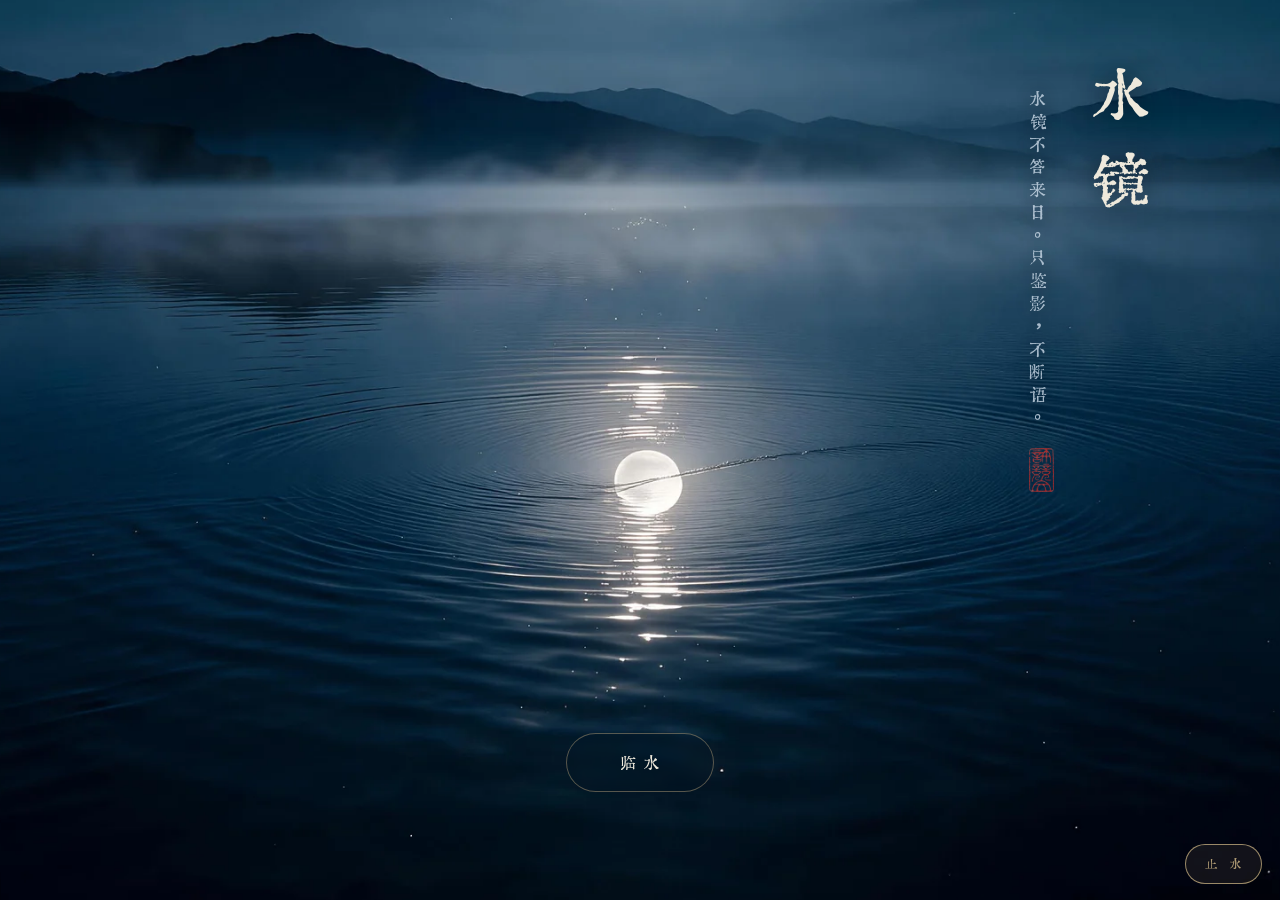
<file: shuijing/index.html>
<!doctype html>
<html lang="zh-CN">
<head>
<meta charset="utf-8" />
<meta name="viewport" content="width=device-width, initial-scale=1" />
  <meta name="theme-color" content="#08111f" />
  <title>水镜</title>
  <!-- v0.3.28 水纹覆雾批（滢滢动议、阿晏）: 手机竖屏无月风帧添非对称水色蒙版，只随风帧显隐；压松完整外环与下半部强反光，保留水心和内圈，不动有月开屏、桌面端及其他页面 2026-08-01 -->
  <!-- v0.3.27 半幅试验批（穗·滢滢动议）: 底栏案再审——25版对半收窄(垫18px·雾带9%·墨色减淡),与26版(全撤)对照,终审归滢滢 2026-07-26 凌晨 -->
  <!-- v0.3.26 年轮批（穗）: 底栏案终审存异结案(垫高岸雾俱撤·苇归原位·遮挡认了) / 竖版风帧环系施径向阻尼(环心内圈保脆·外环渐钝62%·治年轮蛋糕感,合真实涟漪外衰之理) 2026-07-26 凌晨 -->
  <!-- v0.3.25 岸雾批（穗）: 伏雾撤通幅改苇根椭圆聚拢(雾不该有边,真空带案结) / 垫高28→36照拂厚底栏 / 开屏环放至整湖尺度(.62/.30·环命5.6s) 2026-07-26 凌晨 -->
  <!-- v0.3.24 伏水雾批（穗·承滢滢加块之意）: 过秤定谳(苇密穗止于源图87%H,其下发丝茎2-3%,腿本不存在)·垫高蒙版两判并撤 / 层底铺伏水雾24%承苇脚(底栏吃雾·无栏见雾止于水)·微垫28px / 竖屏开屏环放大(.42/.115) / 竖屏场景纹三度提频5.0-7.2s 2026-07-26 凌晨 -->
  <!-- v0.3.23 涟漪扩编批（穗）: 苇脚渐隐带收窄26px(小腿归还) / 竖屏开屏月影开纹(landing_v亮斑实测锚点) / 抽卡台中央荡开纹·牌起水开(riseCard联动,横竖皆有) / 竖屏场景双渚轮开+再提频(6.2-8.8s) 2026-07-26 凌晨 -->
  <!-- v0.3.22 苇脚与备胎批（穗）: 竖屏苇垫高64px让双层底栏+苇脚渐隐入水(svh在悬浮底栏浏览器谎报全高,度量衡撤防认账) / 手机场景标题小字加重(16.5px·700光学补偿) / 粗体面备胎链(bd失联族内退sb不跌系统黑体) / 双宋包preload早发车 2026-07-26 凌晨 -->
  <!-- v0.3.21 风波批（穗）: 三张阵settled压扁病勘误(filter离开preserve-3d本体,已翻牌真·保持正面,压暗放浅利截图) / 芦苇两级风律(常摇加幅+偶发大摆+回弹,九层时长错拍治齐步) / 水纹提频一档(开屏4.3-5.8s,场景8.2-11.6s) / 竖屏场景页开月渚水纹(pfx.66,pfy.872按屏幅定位) / 苇根让底栏svh自适应各机型 2026-07-26 凌晨 -->
  <!-- v0.3.20 叠名牌批（穗·提案人滢滢）: 竖屏场景五卡改钱包式滑动堆叠(sticky名字条60/108/156/204/252,叠条玻璃加浓,末卡留44vh出苇) / 三张题签撤胶囊改眉批(悬字+淡金残线,不与按钮同形) / 手机牌图不显案登记悬案卷·押后至建站复审 2026-07-26 凌晨 -->
  <!-- v0.3.19 解读显目批（穗）: 新增思源宋Bold(700)真身629KB / 题头分层加粗(牌名·首句·名帖·三张综语上真粗) / 正文不加粗只提墨色(cBody 15px·op.98, 牌意 op.84) 2026-07-25 凌晨 -->
  <!-- v0.3.18 移动复测批（穗）: 竖屏苇前置勘误(抬父层sceneReedLayers,z-index:6,前版施于子层无效) / 名帖改候补制(超时垫场不处决,图到归位渐显) / 徽章两端再缩(桌面11.5px·手机9.5px,俱居止水之下) / 宋体包换铸SemiBold 600(614KB,治"仍细",Medium版存v0.3.17档) 2026-07-25 凌晨 -->
  <!-- v0.3.17 字重与苇前置批（穗）: 宋体包换铸Medium字重治"变细"(446KB同价) / 竖屏苇丛前置压卡(卡阵复员等宽·底衬收回) / 徽章手机再收小 / 牌图装配三重加固(错误监听先行+eager+4.5秒超时转名帖) / 全副牌图再压1MB 2026-07-25 -->
  <!-- v0.3.16 撤案版（穗）: 撤U1垫色案——底图为双缓冲img居stage身后·stage须透明·垫色致开屏黑幕(乌龙志第七案:错楼刷墙案) 其余五案不动 2026-07-25 -->
  <!-- v0.3.15 移动优化批（穗）: 全量思源宋体包上屏430KB·2290字·桌面手机牌文按钮同一副字 / 触屏翻牌改渐显双保险(治部分安卓内核黑脸) / stage垫夜色兜底(治慢网透出开屏底) / 竖屏场景卡瘦身+苇区底衬+末卡靠右避苇 / 手机按钮小巧批 / 卡内徽章提金不加墨底·浮钮止水听水上墨底护金 2026-07-25 -->
  <!-- v0.3.14 竖版五层芦苇M（滢滢、阿晏）: 五层原位对齐 / 竖屏错拍风摆 / 触碰回应 / 桌面版保持L基线 2026-07-24 -->
  <!-- v0.3.14 三张牌位题签L（阿晏）: 水面/倒影/暗流移出牌面 / 月白浅金独立题签 / 已翻牌标签不随牌面压暗 2026-07-24 -->
  <!-- v0.3.14 开屏涟漪与徽章微调K（阿晏）: 首圈提前 / 周期缩短 / 范围扩大 / 张数徽章提亮 2026-07-24 -->
  <!-- v0.3.14 净仓版（穗、阿晏）: J版立为新底本 / 活性场景底图转铸webp并引用随迁 / 两张未引用背景PNG原稿已从交付包剔除 2026-07-24 -->
  <!-- v0.3.13 月白纸玻璃卡片J（阿晏）: 蓝染再退一档 / 细纤维纸纹 / 月白暖雾 / 所有动效保持 2026-07-23 -->
  <!-- v0.3.13 蓝染水玻璃卡片I（阿晏）: 回收H版深色实底 / 半透明蓝染压住白雾 / 保留水纹暗花与指尖涟漪 2026-07-23 -->
  <!-- v0.3.13 湖蓝卡片与指尖涟漪H（阿晏）: 场景卡湖蓝渐层暗纹 / 三阶段鼠标轻涟漪 / G版景物动效保持 2026-07-23 -->
  <!-- v0.3.13 开屏涟漪微调G（阿晏）: 湖心波纹扩大约两成 / 提亮一小档 / 场景水痕与芦苇保持 2026-07-23 -->
  <!-- v0.3.13 芦苇自然风与双页涟漪F（阿晏）: 空闲左风两摆复原 / 四层独立互动回弹 / 开屏月影涟漪接入 2026-07-23 -->
  <!-- v0.3.13 场景页芦苇适配E（阿晏）: 苇丛统一裁片 / 左下安全区定位 / 窄横屏保全细茎 / 互动风热区跟随 2026-07-23 -->
  <!-- v0.3.13 场景页芦苇互动D（阿晏）: 原版蓝调静水 / 芦苇缩小右移 / 掠过与点击起风 / 保留右侧涟漪 2026-07-23 -->
  <!-- v0.3.13 场景页芦苇风动C（阿晏）: 四支透明芦苇原位分层 / 根部定轴 / 错拍轻摆 / 保留B版静水与右侧涟漪 2026-07-23 -->
  <!-- v0.3.13 场景页定点返修B（阿晏）: 静水母图上位 / 暖金月白 / 中性墨蓝卡 / 涟漪校位重写 2026-07-23 -->
<!-- v0.3.13 改单: 场景底图退烧重铸——撤退饱和(发灰元凶) / 改亮度曲线压暗部留高光(光斑复明) / 油环柔化减至四分之一并给亮点上保护罩 / 颗粒减细 / 均亮回到约123 2026-07-21 穗 -->
<!-- v0.3.12 改单: 场景与涟漪批——场景底图再压至118加纸感颗粒退饱和·油环局部柔化 / 开屏鼠标涟漪改走抽卡台画布引擎(真水波椭圆扩散) / 场景页水波处自动漾开推远消散(约9-15秒一荡·仅横屏) / 场景题头加深描影 2026-07-21 穗 -->
<!-- v0.3.11 改单: 断句案修复(v0.3.10裁旧引擎断错嵌套句尾致脚本块暴毙·底图全灭) / 竖版开屏双帧上位(有月为底·无月为风帧·实测山棱0px亮心1px天生对齐) / 竖屏风过启用(两帧弧) / 场景选择新精修上位(轻压半档合邻页) 2026-07-21 穗 -->
<!-- v0.3.10 改单: 风过修订批——首风提前至入湖3.2秒 / 认账修复v0.3.9叠序病(风盛帧被压底从未露脸,故似PPT) / 新增雾涌过渡(雾起掩换幕·雾散露无月湖面) / 开屏鼠标涟漪(移动细纹·点击大纹·只在水面区) 2026-07-21 穗 -->
<!-- v0.3.9 改单: 风过开屏批——新帧A精修图上位横版开屏(76KB) / 三帧全弧风过引擎(静→初散2259→风盛4965→归静,亮度已调平) / 声画同风(开屏由视觉驱动远风气息) / 竖屏与减动豁免 2026-07-21 穗 -->
<!-- v0.3.8 改单: 终审改判——题眼觉察词退回宋体系(明朝体辖区定界:开屏/场景题头/抽牌台三行/牌签/牌背/听水钮) / 子集回瘦428字·242KB / 抽牌台三行再加号(17.5/21/14.5) / 听水改默认开启(首次触碰即起声,浏览器王法内的最早时刻) 2026-07-18 穗 -->
<!-- v0.3.7 改单: 定稿合入与听水批——SPREADS池整体换装定稿104条(cards.js v1.2) / 字体子集第四炉收编全副题眼与觉察词(912字·542KB) / 题眼上明朝体 / 牌意钮字体统一居中·指针右置加大 / 听水钮右下角(缓.8清.4风.8纹.7·缓清错开·铃与快滴除名) 2026-07-18 穗 -->
<!-- v0.3.6 改单: 抽牌台工程批——台头三行换明朝体加号(子集扩至428字·242KB含待合入语料) / 牌意钮加粗 / 三张牌签提亮加号 / 牌意与动作钮并排一行 / 下滑呼吸提示 / 牌背题字换明朝体 / 宽裕桌面单牌加一成 2026-07-17 穗 -->
<!-- v0.3.5 改单: 按钮工程批——临水扩号金边呼吸 / 场景题头上明朝体加号(子集扩至26字·14KB) / 一张三张徽章金底 / 回到岸边提亮 / 牌意钮金边+展开指针+呼吸增亮 / 绢夜钮提亮 2026-07-17 穗 -->
<!-- v0.3.4 改单: 汇文明朝体子集上屏(开屏三处) / 牌意钮提亮半档 2026-07-15 穗 -->
<!-- v0.3.3 改单: 阿晏层级修复验收合流 / 开屏题句放大拉距 / 名章上屏(开屏钤印+抽牌台角印) / 绢夜收缩至抽牌台 / 换肤钮入卡 / 夜面板玻璃化 2026-07-13 穗 -->
<!-- v0.3.2 改单: 白缝修补/摆幅1.2°/竖排题签/牌意呼吸灯/潜观印章/绢夜双肤 2026-07-13 穗 -->
<!-- v0.3.1 改单: 基座合流(阿晏v5布局×穗v0.3摄影背景) / CSS景物层退休 / 苇层动效(竖屏选择页) / 结果底末牌淡入 / 牌意与动作按钮升格 2026-07-13 穗 -->
<link rel="preload" href="assets/fonts/shuijing-song-sb.woff2" as="font" type="font/woff2" crossorigin>
<link rel="preload" href="assets/fonts/shuijing-song-bd.woff2" as="font" type="font/woff2" crossorigin>
<style>
  :root{
    --night:#08111f;
    --night-soft:#0c192b;
    --hill:#132239;
    --water:#0a2238;
    --water-deep:#071827;
    --moon:#eee9dc;
    --mist:#c7d6e4;
    --mist-dim:#91a9bc;
    --reed:#bca77c;
    --ripple:#83aebb;
    --line:rgba(205,220,231,.18);
    --glass:rgba(10,25,42,.54);
    --serif:"ShuijingSong","Songti SC","Noto Serif CJK SC","Source Han Serif SC","SimSun",serif;
    --sans:system-ui,-apple-system,"PingFang SC","Microsoft YaHei",sans-serif;
  }
  *{box-sizing:border-box;margin:0;padding:0}
  html,body{height:100%}
  body{
    background:var(--night);
    color:var(--moon);
    font-family:var(--sans);
    line-height:1.9;
    overflow:hidden;
    -webkit-font-smoothing:antialiased;
  }
  button{font:inherit}
  #sky{position:fixed;inset:0;background:
    radial-gradient(circle 180px at 74% 22%,rgba(232,227,213,.20),transparent 72%),
    linear-gradient(180deg,#060d18 0%,#091524 43%,#10243b 59%,var(--water) 100%)}
  #stars{position:fixed;inset:0 0 42% 0;opacity:.28;pointer-events:none;background-image:
    radial-gradient(circle at 12% 23%,rgba(235,239,239,.75) 0 1px,transparent 1.5px),
    radial-gradient(circle at 30% 14%,rgba(235,239,239,.5) 0 1px,transparent 1.5px),
    radial-gradient(circle at 51% 31%,rgba(235,239,239,.6) 0 1px,transparent 1.5px),
    radial-gradient(circle at 87% 16%,rgba(235,239,239,.55) 0 1px,transparent 1.5px),
    radial-gradient(circle at 93% 38%,rgba(235,239,239,.4) 0 1px,transparent 1.5px)}
  #moon{position:fixed;left:74%;top:22%;width:68px;height:68px;margin:-34px;border-radius:50%;
    background:radial-gradient(circle at 42% 38%,#f4f0e5,#e4decb 64%,#c8c0a9);
    box-shadow:0 0 48px 12px rgba(232,227,213,.22),0 0 120px 36px rgba(187,203,219,.10);opacity:.95}
  #hills{position:fixed;left:0;right:0;bottom:42%;height:17vh;pointer-events:none}
  #hills svg{width:100%;height:100%;display:block}
  #mistline{position:fixed;left:-12%;right:-12%;top:49%;height:18%;pointer-events:none;opacity:.44;
    background:
      radial-gradient(ellipse at 50% 44%,rgba(198,214,227,.26),transparent 50%),
      radial-gradient(ellipse at 28% 64%,rgba(177,198,210,.16),transparent 48%),
      radial-gradient(ellipse at 76% 60%,rgba(177,198,210,.14),transparent 52%);
    filter:blur(17px);animation:mistDrift 18s ease-in-out infinite alternate}
  #mistline::before,#mistline::after{content:"";position:absolute;left:0;right:0;pointer-events:none;border-radius:50%;filter:blur(18px)}
  #mistline::before{top:14%;height:58%;background:radial-gradient(ellipse at 50% 45%,rgba(214,226,234,.16),transparent 62%);opacity:.88}
  #mistline::after{top:56%;height:54%;background:radial-gradient(ellipse at 50% 50%,rgba(182,201,212,.14),transparent 64%);opacity:.76}
  @keyframes mistDrift{from{transform:translateX(-2%)}to{transform:translateX(3%)}}
  #water{position:fixed;left:0;right:0;top:58%;bottom:0;overflow:hidden;background:
    repeating-linear-gradient(175deg,rgba(165,194,208,.028) 0 1px,transparent 1px 20px),
    linear-gradient(180deg,rgba(18,43,70,.95),var(--water-deep));
    animation:waterBreath 16s ease-in-out infinite alternate}
  #water::before{content:"";position:absolute;inset:-8% -4% -2%;pointer-events:none;opacity:.14;
    background:
      radial-gradient(ellipse at 18% 22%,rgba(208,225,233,.14),transparent 34%),
      radial-gradient(ellipse at 72% 34%,rgba(164,194,207,.11),transparent 38%),
      radial-gradient(ellipse at 52% 78%,rgba(112,148,169,.11),transparent 42%);
    filter:blur(18px);animation:sheenDrift 22s ease-in-out infinite alternate}
  #water::after{content:"";position:absolute;inset:0;pointer-events:none;opacity:.28;background:
    radial-gradient(ellipse at 24% 26%,rgba(130,168,186,.17),transparent 38%),
    radial-gradient(ellipse at 72% 62%,rgba(130,168,186,.11),transparent 42%),
    radial-gradient(ellipse at 49% 44%,rgba(204,220,229,.06),transparent 30%);
    animation:waterGlow 18s ease-in-out infinite alternate}
  @keyframes waterBreath{from{transform:translateY(0)}to{transform:translateY(2px)}}
  @keyframes sheenDrift{from{transform:translateX(-1.4%) translateY(0)}to{transform:translateX(1.4%) translateY(-1.2%)}}
  @keyframes waterGlow{from{opacity:.22}to{opacity:.33}}
  #waterline{position:fixed;left:0;right:0;top:58%;height:1px;background:
    linear-gradient(90deg,transparent,rgba(200,216,232,.34) 18%,rgba(220,229,234,.55) 50%,rgba(200,216,232,.34) 82%,transparent)}
  #moonpath{position:fixed;left:calc(74% - 74px);top:58%;bottom:-5%;width:148px;pointer-events:none;opacity:.86;
    background:
      repeating-linear-gradient(177deg,rgba(238,233,220,.13) 0 2px,transparent 2px 9px),
      linear-gradient(180deg,rgba(243,239,228,.12),rgba(243,239,228,.025) 74%,transparent 100%);
    clip-path:polygon(39% 0,61% 0,79% 100%,20% 100%);filter:blur(2.1px);animation:moonSway 8.4s ease-in-out infinite alternate}
  #moonpath::before,#moonpath::after{content:"";position:absolute;left:0;right:0;pointer-events:none;mix-blend-mode:screen}
  #moonpath::before{top:4%;bottom:5%;opacity:.38;background:
      repeating-linear-gradient(180deg,rgba(244,239,228,.20) 0 2px,transparent 2px 10px),
      linear-gradient(180deg,transparent 0%,rgba(243,239,228,.16) 8%,rgba(243,239,228,.04) 62%,transparent 100%);
      clip-path:polygon(43% 0,57% 0,72% 100%,29% 100%);filter:blur(.9px)}
  #moonpath::after{top:10%;bottom:14%;opacity:.28;background:
      radial-gradient(ellipse at 50% 8%,rgba(245,240,229,.26),transparent 22%),
      repeating-linear-gradient(180deg,rgba(245,240,229,.12) 0 1px,transparent 1px 7px),
      radial-gradient(ellipse at 50% 46%,rgba(237,232,219,.10),transparent 26%);
      clip-path:polygon(46% 0,54% 0,66% 100%,35% 100%);filter:blur(2.2px)}
  @keyframes moonSway{from{transform:skewX(-2.2deg) translateX(-4px)}to{transform:skewX(2.2deg) translateX(5px)}}
  #reeds{position:fixed;left:0;right:0;bottom:0;height:36vh;pointer-events:none;opacity:.58}
  #reeds::before,#reeds::after{content:"";position:absolute;bottom:-3%;width:250px;height:100%;filter:blur(.06px);background:
    radial-gradient(circle at 16px 9%,rgba(196,176,132,.45) 0 1.8px,transparent 2.5px) 0 0/32px 24%,
    radial-gradient(circle at 26px 11%,rgba(162,154,117,.28) 0 1.5px,transparent 2.1px) 0 0/40px 20%,
    linear-gradient(75deg,transparent 47.8%,rgba(150,154,119,.88) 48.6% 49.4%,transparent 50.2%) 0 0/24px 100%,
    linear-gradient(80deg,transparent 48.2%,rgba(176,182,138,.62) 49% 49.8%,transparent 50.6%) 7px 0/30px 92%,
    linear-gradient(84deg,transparent 48.5%,rgba(116,132,106,.46) 49.3% 50.1%,transparent 50.9%) 12px 0/38px 82%,
    linear-gradient(88deg,transparent 48.7%,rgba(141,151,118,.34) 49.5% 50.2%,transparent 51%) 18px 0/52px 68%}
  #reeds::before{left:-16px;transform-origin:bottom left;transform:rotate(-2.2deg);animation:reedSwayL 7s ease-in-out infinite alternate}
  #reeds::after{right:-16px;transform-origin:bottom right;transform:scaleX(-1) rotate(-2.2deg);animation:reedSwayR 8.2s ease-in-out infinite alternate}
  @keyframes reedSwayL{from{transform:rotate(-2.8deg)}to{transform:rotate(.4deg)}}
  @keyframes reedSwayR{from{transform:scaleX(-1) rotate(-2.8deg)}to{transform:scaleX(-1) rotate(.6deg)}}
  #ripples{position:fixed;left:0;right:0;top:58%;bottom:0;pointer-events:none}

  .stage{position:fixed;inset:0;display:flex;flex-direction:column;align-items:center;opacity:0;pointer-events:none;
    transition:opacity .72s ease;overflow-y:auto;scrollbar-width:thin;scrollbar-color:rgba(185,164,124,.3) transparent}
  .stage.on{opacity:1;pointer-events:auto}

  /* 开屏 */
  #landing{justify-content:center;text-align:center;gap:25px;padding:24px}
  #landing::before{content:"";position:absolute;width:min(470px,86vw);height:min(470px,86vw);border-radius:50%;
    border:1px solid rgba(214,224,230,.04);box-shadow:0 0 80px rgba(180,201,213,.04) inset;pointer-events:none}
  #landing h1{font-family:var(--serif);font-size:clamp(48px,8vw,74px);font-weight:400;letter-spacing:.54em;text-indent:.54em;
    color:var(--moon);text-shadow:0 0 24px rgba(232,227,213,.10)}
  #landing p.tag{color:var(--mist);opacity:.82;letter-spacing:.12em;font-size:15px}
  .enter{margin-top:9px;background:rgba(9,23,39,.18);border:1px solid rgba(200,216,232,.34);color:var(--mist);
    padding:10px 35px;letter-spacing:.42em;text-indent:.42em;font-size:14px;cursor:pointer;border-radius:999px;
    transition:border-color .35s,color .35s,background .35s,transform .35s;font-family:var(--serif);backdrop-filter:blur(5px)}
  .enter:hover,.enter:focus-visible{border-color:rgba(188,167,124,.78);color:var(--reed);background:rgba(17,34,52,.46);transform:translateY(-2px);outline:none}

  /* 场景选择 */
  #scenes{justify-content:center;padding:54px 24px 68px}
  .scene-head{text-align:center;margin-bottom:26px}
  #scenes .eyebrow{font-family:var(--serif);font-size:12px;letter-spacing:.48em;text-indent:.48em;color:var(--reed);opacity:.72}
  #scenes .hint{color:var(--mist);opacity:.78;font-size:16px;letter-spacing:.18em;margin-top:8px}
  .scene-list{display:grid;grid-template-columns:repeat(2,minmax(0,1fr));gap:16px;width:min(760px,94vw)}
  .scene{position:relative;overflow:hidden;min-height:132px;background:linear-gradient(145deg,rgba(17,39,62,.62),rgba(8,24,40,.43));
    border:1px solid rgba(200,216,232,.15);padding:23px 25px 21px;cursor:pointer;border-radius:12px;text-align:left;color:inherit;
    transition:border-color .35s,background .35s,transform .35s,box-shadow .35s;box-shadow:0 16px 40px rgba(3,10,19,.13);backdrop-filter:blur(7px)}
  .scene::before{content:"";position:absolute;left:-20%;right:-20%;bottom:-60%;height:78%;border-radius:50%;
    border:1px solid rgba(125,170,185,.12);transition:transform .55s,opacity .55s}
  .scene::after{content:"";position:absolute;left:0;right:0;top:0;height:1px;background:linear-gradient(90deg,transparent,rgba(235,235,220,.35),transparent);opacity:.45}
  .scene:hover,.scene:focus-visible{border-color:rgba(188,167,124,.52);background:linear-gradient(145deg,rgba(20,47,73,.75),rgba(9,27,45,.60));
    transform:translateY(-3px);box-shadow:0 22px 52px rgba(3,10,19,.24);outline:none}
  .scene:hover::before,.scene:focus-visible::before{transform:scale(1.15);opacity:.9}
  .scene b{font-family:var(--serif);font-weight:400;font-size:19px;letter-spacing:.20em;display:block;padding-right:54px}
  .scene .desc{display:block;color:var(--mist);opacity:.68;font-size:13.5px;line-height:1.8;margin-top:7px;max-width:27em}
  .scene .mode{position:absolute;right:21px;top:22px;color:var(--reed);opacity:.82;font-size:11px;letter-spacing:.12em;border:1px solid rgba(188,167,124,.26);
    border-radius:999px;padding:1px 9px}
  .scene:last-child{grid-column:1/-1;width:calc(50% - 8px);justify-self:center}

  /* 抽牌 */
  #draw{padding:0 22px 44px}
  #drawTop{margin-top:5.4vh;min-height:13vh;display:flex;flex-direction:column;align-items:center;justify-content:flex-end;text-align:center;gap:5px;width:min(800px,94vw)}
  #posName{font-family:var(--serif);letter-spacing:.52em;text-indent:.52em;color:var(--reed);font-size:14px;min-height:1.3em}
  #guide{color:var(--mist);opacity:.88;font-size:16px;letter-spacing:.07em;min-height:1.6em}
  #touchHint{color:var(--mist);opacity:0;font-size:12px;letter-spacing:.34em;text-indent:.34em;margin-top:9px;transition:opacity .8s}
  #touchHint.on{opacity:.58;animation:breathe 3.2s ease-in-out infinite}
  @keyframes breathe{0%,100%{opacity:.30}50%{opacity:.70}}

  #drawShell{position:relative;width:min(1060px,96vw);display:grid;grid-template-columns:1fr;align-items:start;justify-items:center;gap:0;margin:0 auto;transition:gap .75s ease}
  #tableau{position:relative;width:min(700px,94vw);height:440px;display:flex;align-items:flex-start;justify-content:center;transition:width .8s ease,transform .8s ease}
  #tableau.multi{width:min(820px,94vw);height:405px}
  .cardwrap{appearance:none;background:none;border:0;color:inherit;position:absolute;top:34px;left:50%;width:min(204px,44vw);padding:0;perspective:1200px;cursor:default;
    transform:translate(-50%,52vh) scale(.88);opacity:0;filter:blur(7px) brightness(.66);
    transition:transform 1.45s cubic-bezier(.19,.76,.22,1),opacity 1.05s ease,filter 1.4s ease,left .85s ease}
  .cardwrap.risen{transform:translate(-50%,0) scale(1);opacity:1;filter:none}
  .cardwrap.active{z-index:4}
  .cardwrap.settled{filter:brightness(.72) saturate(.76);transform:translate(-50%,7px) scale(.88);cursor:pointer}
  .cardwrap.settled:hover,.cardwrap.settled:focus-visible{filter:brightness(.94) saturate(.92);outline:none}
  .cardwrap.reviewing{filter:none;transform:translate(-50%,0) scale(.98);z-index:5}
  #tableau.multi .cardwrap{width:min(172px,25vw)}
  #tableau.multi .cardwrap[data-index="0"]{left:18%;top:42px}
  #tableau.multi .cardwrap[data-index="1"]{left:50%;top:18px}
  #tableau.multi .cardwrap[data-index="2"]{left:82%;top:42px}
  #tableau.multi .cardwrap.settled[data-index="0"]{transform:translate(-50%,10px) rotate(-3.4deg) scale(.88)}
  #tableau.multi .cardwrap.settled[data-index="1"]{transform:translate(-50%,0) rotate(0deg) scale(.92)}
  #tableau.multi .cardwrap.settled[data-index="2"]{transform:translate(-50%,10px) rotate(3.4deg) scale(.88)}
  #tableau.multi .cardwrap.reviewing[data-index="0"]{transform:translate(-50%,0) rotate(-1.2deg) scale(.96)}
  #tableau.multi .cardwrap.reviewing[data-index="1"]{transform:translate(-50%,-6px) rotate(0deg) scale(1)}
  #tableau.multi .cardwrap.reviewing[data-index="2"]{transform:translate(-50%,0) rotate(1.2deg) scale(.96)}
  .card-inner{position:relative;width:100%;aspect-ratio:3/5;transform-style:preserve-3d;transition:transform .95s cubic-bezier(.2,.7,.25,1)}
  .cardwrap.flipped .card-inner{transform:rotateY(180deg)}
  .card-face{position:absolute;inset:0;border-radius:9px;overflow:hidden;backface-visibility:hidden;-webkit-backface-visibility:hidden;
    border:1px solid rgba(205,220,231,.25);box-shadow:0 22px 58px rgba(2,8,17,.58),0 0 0 1px rgba(188,167,124,.10) inset}
  .card-back{background:
    radial-gradient(circle at center,rgba(224,220,204,.88) 0 5%,transparent 5.5%),
    repeating-radial-gradient(circle at center,transparent 0 20px,rgba(142,177,188,.18) 21px 22px,transparent 23px 35px),
    linear-gradient(145deg,#142c45,#091a2d 72%)}
  .card-back::before{content:"";position:absolute;inset:10px;border:1px solid rgba(188,167,124,.38);border-radius:5px}
  .card-back::after{content:"水镜";position:absolute;inset:0;display:grid;place-items:center;font-family:var(--serif);font-size:18px;letter-spacing:.48em;text-indent:.48em;color:rgba(238,233,220,.72)}
  .card-front{transform:rotateY(180deg);background:linear-gradient(160deg,#13253e,#0c1930 60%,#091526)}
  .front-rotator{position:absolute;inset:0}
  .front-rotator.reversed{transform:rotate(180deg)}
  .card-front img{width:100%;height:100%;object-fit:cover;display:block;transition:opacity .8s ease}
  .card-front.fallback img{opacity:0}
  .facsimile{position:absolute;inset:0;display:none;flex-direction:column;align-items:center;justify-content:center;gap:14px;background:linear-gradient(160deg,#13253e,#0c1930 60%,#091526)}
  .card-front.fallback .facsimile{display:flex}
  .facsimile .disc{width:47px;height:47px;border-radius:50%;background:radial-gradient(circle at 40% 36%,#efeada,#c8c0a8);opacity:.86}
  .facsimile .nm{font-family:var(--serif);letter-spacing:.38em;text-indent:.38em;color:var(--moon);font-size:16px}
  .cardwrap::after{content:"";display:block;margin:10px auto 0;width:86%;height:80px;border-radius:45%;opacity:0;transform:scaleY(-1);filter:blur(8px);
    background:linear-gradient(180deg,rgba(154,188,200,.22),rgba(154,188,200,.05) 30%,transparent 72%);transition:opacity 1.1s .4s}
  .cardwrap.risen::after{opacity:.40}
  .card-label{min-height:28px;margin-top:-49px;font-family:var(--serif);font-size:12px;letter-spacing:.28em;text-indent:.28em;color:var(--reed);text-shadow:0 0 10px rgba(7,17,31,.5);opacity:0;transition:opacity .7s}
  .cardwrap.flipped .card-label{opacity:.86}

  #panel{position:relative;width:min(510px,94vw);max-height:0;overflow:hidden;margin:0 auto;padding:0 26px;opacity:0;transform:translateY(13px);
    transition:opacity .8s ease,transform .8s ease,max-height 1s ease,padding .8s ease;background:
      radial-gradient(ellipse at 50% 0%,rgba(236,231,216,.07),transparent 42%),
      linear-gradient(145deg,rgba(17,39,62,.72),rgba(8,24,40,.56));
    border:1px solid transparent;border-radius:16px;text-align:left;backdrop-filter:blur(10px)}
  #panel::before{content:"";position:absolute;inset:0;pointer-events:none;border-radius:inherit;
    background:linear-gradient(180deg,rgba(244,239,228,.05),transparent 18%,transparent 84%,rgba(173,197,208,.03));opacity:.9}
  #panel::after{content:"";position:absolute;inset:10px;pointer-events:none;border-radius:12px;border:1px solid rgba(205,220,231,.06)}
  #panel.on{max-height:1200px;opacity:1;transform:none;padding:27px 30px 24px;border-color:rgba(205,220,231,.13);box-shadow:0 24px 70px rgba(2,8,17,.18)}
  #drawShell.reading:not(.multi){grid-template-columns:minmax(280px,430px) minmax(360px,510px);gap:48px;justify-content:center}
  #drawShell.reading:not(.multi) #tableau{width:100%;transform:translateX(0)}
  #drawShell.multi #panel{margin-top:0}
  #drawShell.multi.reading{gap:5px}
  #drawShell.multi #panel{width:min(680px,94vw)}
  #drawShell.multi .acts{justify-content:flex-start}
  #cMeta{font-size:11.5px;letter-spacing:.23em;color:var(--mist-dim);opacity:.75;margin-bottom:8px}
  #cName{font-family:var(--serif);letter-spacing:.22em;font-size:18px;color:var(--moon)}
  #cEye{color:var(--reed);letter-spacing:.48em;text-indent:.02em;font-family:var(--serif);font-size:14px;margin-top:6px}
  #cFloat{margin-top:17px;font-family:var(--serif);font-size:18px;color:var(--moon);letter-spacing:.035em;line-height:1.75}
  #cBody{margin-top:17px;color:var(--mist);opacity:.92;font-size:14.5px;text-align:justify;text-justify:inter-ideograph;line-height:2.08}
  #cWord{margin-top:15px;color:var(--reed);font-size:12.5px;letter-spacing:.18em}
  #readingBox{margin-top:16px;border-top:1px solid rgba(205,220,231,.10);padding-top:10px;background:linear-gradient(180deg,rgba(238,233,220,.02),transparent 75%)}
  #readingBox summary{cursor:pointer;color:var(--mist);opacity:.52;font-size:12px;letter-spacing:.30em;list-style:none}
  #readingBox summary::-webkit-details-marker{display:none}
  #readingBox summary:hover{opacity:.86}
  #readingBox p{margin-top:12px;color:var(--mist);opacity:.76;font-size:13.5px;text-align:justify;line-height:1.95}
  #synth{margin:18px 0 0;padding:15px 18px 14px;border-left:1px solid rgba(188,167,124,.42);color:var(--moon);font-family:var(--serif);
    font-size:15.5px;letter-spacing:.06em;opacity:0;transform:translateY(6px);transition:opacity 1.1s,transform 1.1s;background:rgba(188,167,124,.035)}
  #synth:empty{display:none}
  #synth.on{opacity:.92;transform:none}
  .acts{margin-top:12px;display:flex;gap:12px;justify-content:flex-start;flex-wrap:wrap}
  .act{position:relative;background:linear-gradient(180deg,rgba(24,47,74,.60),rgba(12,30,50,.48));border:1px solid rgba(205,220,231,.26);color:rgba(233,239,239,.90);padding:9px 21px;letter-spacing:.22em;text-indent:.22em;
    font-size:12.5px;cursor:pointer;border-radius:999px;font-family:var(--serif);transition:border-color .35s,color .35s,background .35s,transform .35s,box-shadow .35s;
    box-shadow:0 10px 28px rgba(3,10,19,.12),0 0 0 1px rgba(237,232,219,.03) inset}
  .act::before{content:"";position:absolute;inset:0;border-radius:inherit;pointer-events:none;background:linear-gradient(180deg,rgba(244,239,228,.06),transparent 60%)}
  .act:hover,.act:focus-visible{border-color:var(--reed);color:var(--moon);background:linear-gradient(180deg,rgba(25,45,69,.92),rgba(11,28,46,.84));transform:translateY(-1px);box-shadow:0 14px 34px rgba(3,10,19,.18),0 0 0 1px rgba(237,232,219,.05) inset;outline:none}
  #nextBtn{background:linear-gradient(180deg,rgba(41,68,98,.96),rgba(17,39,60,.90));border-color:rgba(188,167,124,.46);color:var(--moon);box-shadow:0 12px 34px rgba(2,9,17,.22),0 0 0 1px rgba(245,240,229,.05) inset,0 0 22px rgba(187,167,124,.08)}
  #nextBtn:hover,#nextBtn:focus-visible{background:linear-gradient(180deg,rgba(52,82,114,.98),rgba(20,47,73,.94));border-color:rgba(188,167,124,.72);box-shadow:0 16px 38px rgba(2,9,17,.26),0 0 0 1px rgba(245,240,229,.08) inset,0 0 26px rgba(187,167,124,.12)}
  .back{position:fixed;top:18px;left:20px;z-index:9;background:linear-gradient(180deg,rgba(18,34,54,.82),rgba(9,22,38,.74));border:1px solid rgba(188,167,124,.28);border-radius:999px;color:rgba(238,233,220,.90);
    opacity:.94;cursor:pointer;font-size:12px;letter-spacing:.18em;font-family:var(--serif);padding:7px 16px;backdrop-filter:blur(8px);
    box-shadow:0 8px 26px rgba(3,10,18,.18),0 0 0 1px rgba(224,219,204,.04) inset;transition:opacity .3s,border-color .3s,transform .3s,background .3s,color .3s}
  .back:hover,.back:focus-visible{opacity:1;border-color:rgba(188,167,124,.56);background:linear-gradient(180deg,rgba(23,42,65,.90),rgba(12,28,47,.84));color:var(--moon);transform:translateY(-1px);outline:none}
  #errorNotice{position:fixed;left:50%;top:20px;transform:translateX(-50%);z-index:99;padding:10px 18px;border:1px solid rgba(200,120,110,.35);
    background:rgba(48,17,20,.88);border-radius:8px;color:#ead5d3;font-size:13px;display:none}

  @media (max-width:800px){
    #drawShell.reading:not(.multi){grid-template-columns:1fr;gap:0}
    #drawShell.reading:not(.multi) #tableau{height:380px}
    #panel{margin-top:0}
  }
  @media (max-width:620px){
    #scenes{justify-content:flex-start;padding-top:12vh}
    .scene-list{grid-template-columns:1fr;gap:13px}
    .scene:last-child{grid-column:auto;width:100%}
    .scene{min-height:116px;padding:19px 20px}
    .scene b{font-size:17px}
    #draw{padding-left:12px;padding-right:12px}
    #drawTop{margin-top:4.2vh;min-height:12vh}
    #guide{font-size:14px}
    #tableau{height:360px}
    #tableau.multi{height:312px}
    .cardwrap{width:min(176px,47vw);top:25px}
    #tableau.multi .cardwrap{width:min(126px,29vw)}
    #tableau.multi .cardwrap[data-index="0"]{left:17%;top:40px}
    #tableau.multi .cardwrap[data-index="1"]{left:50%;top:18px}
    #tableau.multi .cardwrap[data-index="2"]{left:83%;top:40px}
    .card-label{font-size:10px;letter-spacing:.16em}
    #panel.on{padding:22px 20px 23px}
    #cFloat{font-size:17px}
    .acts{justify-content:center}
  }
  @media (max-height:720px) and (min-width:801px){
    #drawTop{margin-top:2vh;min-height:10vh}
    #tableau{height:385px}
    #tableau.multi{height:352px}
    .cardwrap{width:182px;top:22px}
    #tableau.multi .cardwrap{width:150px}
  }
  @media (prefers-reduced-motion:reduce){
    *,*::before,*::after{animation-duration:.01ms!important;animation-iteration-count:1!important;transition-duration:.01ms!important}
  }

  /* ===== v0.3.1 摄影背景系统（穗） ===== */
  body.photo #sky, body.photo #stars, body.photo #moon, body.photo #hills,
  body.photo #mistline, body.photo #water, body.photo #moonpath,
  body.photo #waterline, body.photo #reeds{ display:none; }
  #bg{ position:fixed; inset:0; z-index:-2; background:#0B1626; }
  #bg img{ position:absolute; inset:0; width:100%; height:100%;
    object-fit:cover; opacity:0; transition:opacity .9s ease; }
  #bg img.on{ opacity:1; }
  /* 苇层：竖屏·选择页限定。摆幅纪律：单边≤1°，10s一来回，根部为轴 */
  #reedlayer{ position:fixed; left:0; bottom:0; z-index:-1;
    width:min(62vw,420px); pointer-events:none; display:none; }
  #reedlayer img{ width:100%; display:block; transform-origin:14% 96%;
    animation:reedsway 9s ease-in-out infinite alternate; }
  @keyframes reedsway{ from{transform:rotate(-1.2deg)} to{transform:rotate(1.1deg)} }
  @media (orientation:portrait){ body[data-stage="scenes"] #reedlayer{ display:block; } }
  @media (prefers-reduced-motion:reduce){ #reedlayer img{ animation:none } }
  /* 牌意升格为正经按钮 */
  #readingBox summary{ display:inline-block; font-size:13px; opacity:.78;
    padding:8px 22px; border:1px solid rgba(205,220,231,.26); border-radius:999px;
    background:linear-gradient(180deg,rgba(19,38,58,.72),rgba(9,24,40,.66)); }
  #readingBox summary:hover{ opacity:1; border-color:rgba(205,220,231,.45); }
  details#readingBox[open] summary{ opacity:1; border-color:rgba(185,164,124,.5); }
  /* 动作按钮加大半号 */
  .act{ font-size:14px; padding:11px 26px; }

  /* ===== v0.3.2（穗） ===== */
  /* B1 白缝修补：画布铺夜、锁横滚、背景流血位 */
  html{background:#0B1626}
  html,body{overflow-x:hidden}
  #bg{inset:-2px;z-index:0}
  #bg img{inset:-3%;width:106%;height:106%}
  #reedlayer{z-index:1}
  .stage{z-index:2;overflow-x:hidden}
  /* B2 竖排题签开屏 */
  #landing{justify-content:flex-end;align-items:center;text-align:center;padding-bottom:12vh}
  #landing::before{display:none}
  #landing h1{position:fixed;top:7vh;right:8vw;writing-mode:vertical-rl;
    font-size:clamp(40px,6.4vw,60px);letter-spacing:.42em;text-indent:0;margin:0;
    text-shadow:0 0 24px rgba(8,17,31,.65)}
  #landing p.tag{position:fixed;top:10vh;right:calc(8vw + clamp(84px,12vw,124px));
    writing-mode:vertical-rl;letter-spacing:.34em;font-size:17px;opacity:.82;
    text-shadow:0 0 18px rgba(8,17,31,.65)}
  #landing .sealimg{display:inline-block;width:1.45em;margin-inline-start:16px;opacity:.92;vertical-align:middle}
  @media (max-width:620px){
    #landing h1{top:6vh;right:9vw}
    #landing p.tag{right:calc(9vw + 68px);font-size:15px}
  }
  /* B3 牌意呼吸灯：4s一息，首次点开即退休 */
  #readingBox:not(.woken) summary{animation:inkbreath 4s ease-in-out infinite}
  @keyframes inkbreath{
    0%,100%{box-shadow:0 0 0 0 rgba(185,164,124,0)}
    50%{box-shadow:0 0 14px 2px rgba(185,164,124,.34);border-color:rgba(185,164,124,.55)}
  }
  @media (prefers-reduced-motion:reduce){#readingBox summary{animation:none}}
  /* B4 潜观印章：抽牌台左下，纯装饰 */
  #seal{position:fixed;left:26px;bottom:26px;z-index:3;pointer-events:none;display:none;user-select:none}
  #seal img{width:44px;opacity:.5;display:block}
  body[data-stage="draw"] #seal{display:block}
  @media (max-width:620px){#seal{left:14px;bottom:14px} #seal img{width:34px}}
  /* B5 绢夜双肤：data-theme="silk" 绢笺版 */
  #themeBtn{position:absolute;top:13px;right:14px;z-index:2;cursor:pointer;
    background:rgba(9,23,39,.4);border:1px solid rgba(200,216,232,.30);color:var(--mist);
    border-radius:999px;padding:5px 12px;font-size:11px;letter-spacing:.2em;opacity:.55}
  body[data-theme="silk"] #themeBtn{background:rgba(242,238,226,.8);color:#5A4E33;border-color:rgba(96,84,58,.4)}
  #themeBtn:hover{opacity:1}
  body[data-theme="silk"] #panel{
    background:linear-gradient(180deg,rgba(232,227,213,.94),rgba(222,216,200,.92));
    border-color:rgba(96,84,58,.35);color:#22354D}
  body[data-theme="silk"] #panel *{color:#22354D}
  body[data-theme="silk"] #cEye, body[data-theme="silk"] #cMeta{color:#8A7442}
  body[data-theme="silk"] #synth{color:#2A3D57;border-left-color:rgba(138,116,66,.55)}
  body[data-theme="silk"] .act,
  body[data-theme="silk"] #readingBox summary{
    background:linear-gradient(180deg,rgba(242,238,226,.9),rgba(226,220,204,.9));
    color:#22354D;border-color:rgba(96,84,58,.4)}
  body[data-theme="silk"] #readingBox p{color:rgba(34,53,77,.85)}

  /* ===== v0.3.4 汇文明朝体·开屏子集（穗） ===== */
  @font-face{
    font-family:"ShuijingSong";
    font-display:swap;
    font-weight:400; /* 常规＝SemiBold真身 */
    src:url("assets/fonts/shuijing-song-sb.woff2") format("woff2"); /* v0.3.18 换铸SemiBold */
  }
  @font-face{
    font-family:"ShuijingSong";
    font-display:swap;
    font-weight:700; /* v0.3.19 真粗体上岗，加粗不再靠浏览器涂抹 */
    src:url("assets/fonts/shuijing-song-bd.woff2") format("woff2"),
        url("assets/fonts/shuijing-song-sb.woff2") format("woff2"); /* v0.3.22 备胎链：粗体失联退族内半粗，不跌系统黑体 */
  }
  @font-face{
    font-family:"ShuijingMincho";
    font-display:swap;
    src:url("assets/fonts/shuijing-mincho.woff2") format("woff2");
    font-display:swap;
  }
  #landing h1, #landing p.tag, .enter{ font-family:"ShuijingMincho", var(--serif); }
  /* 牌意钮提亮半档 */
  #readingBox summary{ opacity:.9; border-color:rgba(205,220,231,.4);
    background:linear-gradient(180deg,rgba(26,50,76,.8),rgba(12,30,50,.7)); }

  /* ===== v0.3.5 按钮工程批（穗） ===== */
  /* P1 开屏"临水"扩号+金边+呼吸：4.8s一息，只在开屏呼吸 */
  .enter{font-size:16.5px;padding:13px 46px;border-color:rgba(188,167,124,.46);color:var(--moon)}
  body[data-stage="landing"] .enter{animation:enterbreath 4.8s ease-in-out infinite}
  @keyframes enterbreath{0%,100%{box-shadow:0 0 0 0 rgba(188,167,124,0)}
    50%{box-shadow:0 0 20px 3px rgba(188,167,124,.30);border-color:rgba(188,167,124,.75)}}
  /* P2 场景页题头换汇文明朝并加号（子集本轮扩收11字） */
  #scenes .eyebrow{font-family:"ShuijingMincho",var(--serif);font-size:15px;opacity:.94}
  #scenes .hint{font-family:"ShuijingMincho",var(--serif);font-size:20px;opacity:.90;margin-top:10px}
  /* P3 "一张/三张"徽章加号加金底 */
  .scene .mode{font-size:13px;padding:3px 13px;opacity:1;border-color:rgba(188,167,124,.52);
    background:rgba(188,167,124,.10);color:#cdb488}
  /* P4 左上"回到岸边"提亮加号 */
  .back{font-size:13.5px;padding:9px 20px;border-color:rgba(188,167,124,.5);opacity:1;color:var(--moon)}
  /* P5 牌意钮：金边加深+展开指针▾；呼吸增亮为3.6s一息，首点即退休不变 */
  #readingBox summary{list-style:none;font-size:14px;padding:9px 26px;border-color:rgba(188,167,124,.58);
    background:linear-gradient(180deg,rgba(38,58,74,.88),rgba(16,34,54,.78))}
  #readingBox summary::-webkit-details-marker{display:none}
  #readingBox summary::after{content:"▾";display:inline-block;margin-left:11px;font-size:11px;opacity:.8;
    transition:transform .35s;vertical-align:1px}
  details#readingBox[open] summary::after{transform:rotate(180deg)}
  #readingBox:not(.woken) summary{animation:inkbreath2 3.6s ease-in-out infinite}
  @keyframes inkbreath2{0%,100%{box-shadow:0 0 0 0 rgba(188,167,124,0)}
    50%{box-shadow:0 0 18px 4px rgba(188,167,124,.46);border-color:rgba(188,167,124,.9)}}
  /* P6 "绢·夜"钮提亮加号 */
  #themeBtn{font-size:12px;padding:6px 14px;opacity:.85;border-color:rgba(188,167,124,.42);color:var(--moon)}
  #themeBtn:hover{border-color:rgba(188,167,124,.7)}
  @media (prefers-reduced-motion:reduce){.enter,#readingBox summary{animation:none}}

  /* ===== v0.3.6 抽牌台工程批（穗） ===== */
  /* Q1 台头三行换明朝体并加号（子集扩收全语料428字，242KB，仍轻于一张底图） */
  #posName{font-family:"ShuijingMincho",var(--serif);font-size:16px}
  #guide{font-family:"ShuijingMincho",var(--serif);font-size:18.5px;opacity:.92}
  #touchHint{font-family:"ShuijingMincho",var(--serif);font-size:13px}
  /* Q2 牌意钮加粗提神 */
  #readingBox summary{font-weight:600;color:var(--moon);opacity:.95}
  /* Q3 三张牌签换明朝体、提亮加号 */
  .card-label{font-family:"ShuijingMincho",var(--serif);font-size:14px;color:#cdb488;text-shadow:0 0 12px rgba(7,17,31,.85)}
  .cardwrap.flipped .card-label{opacity:.96}
  /* L 三张牌位属于牌阵结构，不压在牌图上：移至牌下，做成独立的月白浅金题签 */
  /* v0.3.20 题签改眉批：撤胶囊边框与墨底——与按钮同形则被读作按钮。
     改为悬字＋一线淡金渐隐残线，是"刻在玻璃上的小字"，不是可点之物。 */
  #tableau.multi .card-label{
    display:table;position:relative;z-index:2;box-sizing:border-box;
    min-width:0;min-height:0;margin:12px auto 0;padding:0 3px 7px;
    border:none;border-radius:0;background:none;box-shadow:none;
    color:#dcc79b;font-size:12.5px;line-height:1.45;letter-spacing:.42em;text-indent:.42em;
    text-shadow:0 1px 7px rgba(3,14,26,.88),0 0 12px rgba(219,197,147,.16);
    opacity:0;transform:translateY(-4px);
    transition:opacity .7s ease,transform .7s ease}
  #tableau.multi .card-label::after{content:"";position:absolute;left:6%;right:6%;bottom:0;height:1px;
    background:linear-gradient(90deg,transparent,rgba(205,180,124,.50),transparent)}
  #tableau.multi .cardwrap.flipped .card-label{opacity:.98;transform:translateY(0)}
  #tableau.multi .cardwrap::after{height:56px;margin:2px auto 0}
  /* 已回看的牌只压暗牌图，位置题签维持同一阅读亮度 */
  #tableau.multi .cardwrap.settled,
  #tableau.multi .cardwrap.settled:hover,
  #tableau.multi .cardwrap.settled:focus-visible{filter:none}
  /* v0.3.21 勘误：filter 落在 .card-inner（preserve-3d 本体）会把 3D 压扁成纸片，
     背面反穿、正面失踪——已翻开的牌看起来像又扣了回去。压暗改施于牌图与名帖本身，
     不碰任何 3D 参与者；顺手把压暗放浅一档，方便整阵截图分享。 */
  #tableau.multi .cardwrap.settled .card-inner{filter:none}
  #tableau.multi .cardwrap.settled .card-front img,
  #tableau.multi .cardwrap.settled .facsimile{filter:brightness(.80) saturate(.84);transition:filter .5s ease}
  #tableau.multi .cardwrap.settled:hover .card-front img,
  #tableau.multi .cardwrap.settled:focus-visible .card-front img,
  #tableau.multi .cardwrap.settled:hover .facsimile,
  #tableau.multi .cardwrap.settled:focus-visible .facsimile{filter:brightness(.96) saturate(.94)}
  #tableau.multi .cardwrap.reviewing .card-front img,
  #tableau.multi .cardwrap.active .card-front img,
  #tableau.multi .cardwrap.reviewing .facsimile,
  #tableau.multi .cardwrap.active .facsimile{filter:none}
  #tableau.multi .cardwrap.reviewing .card-inner,
  #tableau.multi .cardwrap.active .card-inner{filter:none}
  @media (max-width:620px){
    #tableau.multi .card-label{min-width:0;margin-top:9px;padding:0 2px 6px;font-size:11px;letter-spacing:.26em;text-indent:.26em}
    #tableau.multi .cardwrap::after{height:42px}
  }
  /* Q4 牌意与动作钮并排一行，分隔线移交行首；点开牌意时独占整行 */
  .btnrow{display:flex;flex-wrap:wrap;gap:12px;align-items:flex-start;margin-top:16px;
    border-top:1px solid rgba(205,220,231,.10);padding-top:14px}
  .btnrow #readingBox{margin-top:0;border-top:0;padding-top:0}
  .btnrow .acts{margin-top:0}
  #readingBox[open]{flex-basis:100%}
  /* Q5 下滑提示：面板超出一屏时在底缘呼吸，滑到底即隐 */
  #scrollcue{position:fixed;left:50%;bottom:14px;transform:translateX(-50%);z-index:8;color:var(--reed);
    font-size:15px;opacity:0;pointer-events:none;transition:opacity .5s;text-shadow:0 0 10px rgba(7,17,31,.7)}
  #scrollcue.on{opacity:.75;animation:breathe 3.2s ease-in-out infinite}
  /* Q6 牌背"水镜"换明朝体 */
  .card-back::after{font-family:"ShuijingMincho",var(--serif)}
  /* Q7 宽裕桌面单牌加一成 */
  @media (min-width:801px) and (min-height:721px){ .cardwrap{width:min(226px,46vw)} }
  @media (prefers-reduced-motion:reduce){#scrollcue.on{animation:none}}

  /* ===== v0.3.7 定稿合入与听水批（穗） ===== */
  /* R1 牌意钮与动作钮同字体；字居中，指针右置加大 */
  #readingBox summary{font-family:var(--serif);text-align:center;position:relative;padding:9px 36px 9px 26px}
  #readingBox summary::after{position:absolute;right:13px;top:50%;margin-left:0;font-size:14px;
    transform:translateY(-50%);transition:transform .35s}
  details#readingBox[open] summary::after{transform:translateY(-50%) rotate(180deg)}
  /* R2 题眼上明朝体（子集第四炉已收编全副题眼与觉察词） */
  #cEye{font-family:"ShuijingMincho",var(--serif)}
  #cWord{font-family:"ShuijingMincho",var(--serif)}
  /* R3 听水钮：右下角四页常驻 */
  #soundBtn{position:fixed;right:18px;bottom:16px;z-index:9;font-family:"ShuijingMincho",var(--serif);
    font-size:12.5px;letter-spacing:.3em;text-indent:.3em;color:var(--mist);opacity:.72;
    background:rgba(9,23,39,.35);border:1px solid rgba(188,167,124,.4);border-radius:999px;
    padding:7px 15px;cursor:pointer;transition:all .35s}
  #soundBtn:hover{opacity:1;border-color:rgba(188,167,124,.7)}
  #soundBtn.on{color:var(--reed);border-color:rgba(188,167,124,.85);background:rgba(188,167,124,.10);opacity:.95}
  body[data-theme="silk"] #soundBtn{color:#6B5B3E;border-color:rgba(107,91,62,.5);background:rgba(233,225,206,.55)}

  /* ===== v0.3.8 终审改判批（穗） ===== */
  /* S1 题眼与觉察词退回宋体系（终审对照判定：小字号下宋体更清晰；明朝体辖区就此定界） */
  #cEye{font-family:var(--serif)}
  #cWord{font-family:var(--serif)}
  /* S2 抽牌台三行再加号 */
  #posName{font-size:17.5px}
  #guide{font-size:21px}
  #touchHint{font-size:14.5px}

  /* ===== v0.3.9 风过开屏批（穗） ===== */
  #landing{isolation:isolate}
  .windframe{position:absolute;inset:0;background-size:cover;background-position:center;
    opacity:0;transition:opacity 3s ease-in-out;pointer-events:none;z-index:-1}

  /* ===== v0.3.28 手机无月风帧水色蒙版（滢滢动议、阿晏） =====
     蒙版长在风帧自身：风来才显、风退即隐，不会落到原本的有月 landing_v。
     两片不对称侧向水色切断并轻钝过于完整的外环；水心、内圈与中轴碎光仍清。 */
  @media (orientation:portrait){
    #landing .windframe{overflow:hidden}
    #landing .windframe::before,#landing .windframe::after{
      content:"";position:absolute;top:42%;bottom:-9%;width:62%;pointer-events:none;
      -webkit-backdrop-filter:blur(.78px) saturate(.95);
      backdrop-filter:blur(.78px) saturate(.95)
    }
    #landing .windframe::before{
      left:-18%;
      background:radial-gradient(ellipse at 32% 58%,rgba(5,25,43,.34),rgba(6,27,45,.18) 48%,transparent 76%);
      -webkit-mask-image:radial-gradient(ellipse 86% 67% at 32% 58%,#000 0 48%,transparent 78%);
      mask-image:radial-gradient(ellipse 86% 67% at 32% 58%,#000 0 48%,transparent 78%)
    }
    #landing .windframe::after{
      right:-20%;top:45%;
      background:radial-gradient(ellipse at 68% 55%,rgba(4,22,39,.31),rgba(6,26,44,.16) 46%,transparent 76%);
      -webkit-mask-image:radial-gradient(ellipse 84% 69% at 68% 55%,#000 0 46%,transparent 78%);
      mask-image:radial-gradient(ellipse 84% 69% at 68% 55%,#000 0 46%,transparent 78%)
    }
  }

  /* ===== v0.3.10 风过修订批（穗） ===== */
  .foglayer{position:absolute;inset:-15% -25%;z-index:-1;pointer-events:none;opacity:0;
    transform:translateX(-6%);
    transition:opacity 2.6s ease-in-out, transform 9s ease-in-out;
    background:
      radial-gradient(42% 30% at 18% 42%, rgba(203,217,230,.50), transparent 70%),
      radial-gradient(50% 26% at 55% 38%, rgba(191,208,224,.44), transparent 72%),
      radial-gradient(38% 24% at 82% 47%, rgba(203,217,230,.46), transparent 70%),
      radial-gradient(70% 32% at 40% 54%, rgba(170,192,212,.30), transparent 75%)}
  .mripple{position:fixed;width:14px;height:14px;margin:-7px 0 0 -7px;border-radius:50%;
    border:1.5px solid rgba(214,228,240,.55);pointer-events:none;z-index:3;
    transform:scale(.2) scaleY(.35);opacity:.7;animation:mrip 1.6s ease-out forwards}
  @keyframes mrip{to{transform:scale(9) scaleY(.35);opacity:0;border-width:.5px}}
  @media (prefers-reduced-motion:reduce){.mripple{display:none}}

  /* ===== v0.3.12 场景与涟漪批（穗） ===== */
  /* T1 场景题头：金色加深一档并罩夜色描影，白雾之上立得住 */
  #scenes .eyebrow{color:#b39355;opacity:1;
    text-shadow:0 1px 12px rgba(7,17,31,.85),0 0 3px rgba(7,17,31,.6)}
  #scenes .hint{text-shadow:0 1px 14px rgba(7,17,31,.9),0 0 4px rgba(7,17,31,.65)}
  /* T2 div涟漪退役（改走抽卡台画布引擎） */
  .mripple{display:none}

  /* ===== v0.3.13 场景页定点返修 B（阿晏） ===== */
  #sceneRippleFx{position:fixed;inset:0;z-index:1;width:100%;height:100%;pointer-events:none;opacity:0;visibility:hidden;
    transition:opacity .9s ease,visibility 0s linear .9s}
  body[data-stage="scenes"] #sceneRippleFx,
  body[data-stage="draw"] #sceneRippleFx,
  body[data-stage="landing"] #sceneRippleFx{opacity:1;visibility:visible;transition-delay:0s}

  /* 题头移入雾线较深处：暖金与月白，不再以灰蓝或大块黑影求对比。 */
  #scenes .scene-head{transform:translateY(-27px);margin-bottom:2px}
  #scenes .eyebrow{color:#b58e50;opacity:1;
    text-shadow:0 1px 1px rgba(250,240,215,.20),0 2px 7px rgba(8,22,35,.42)}
  #scenes .hint{color:#ece6d8;opacity:.96;
    text-shadow:0 1px 7px rgba(7,21,34,.58),0 0 2px rgba(7,21,34,.42)}

  /* 卡片回到中性墨蓝并添一线暖边；不再加青、不再全页压暗。 */
  #scenes .scene{background:linear-gradient(145deg,rgba(31,48,59,.62),rgba(18,34,46,.50));
    border-color:rgba(220,209,186,.27);color:rgba(244,238,225,.96);
    box-shadow:0 14px 36px rgba(4,13,22,.14),inset 0 1px rgba(247,239,218,.08);
    backdrop-filter:blur(7px) saturate(1.02)}
  #scenes .scene:hover,#scenes .scene:focus-visible{background:linear-gradient(145deg,rgba(38,57,69,.70),rgba(22,40,52,.60));
    border-color:rgba(199,176,128,.55);box-shadow:0 20px 44px rgba(4,13,22,.20),inset 0 1px rgba(247,239,218,.10)}
  #scenes .scene b{color:rgba(247,240,225,.97);text-shadow:0 1px 4px rgba(6,17,27,.26)}
  #scenes .scene .desc{color:rgba(224,227,225,.84);opacity:1}
  #scenes .scene .mode{color:#d0b374;border-color:rgba(201,177,126,.50);background:rgba(173,140,77,.09)}
  /* v0.3.23 竖屏开屏月影亦开纹（锚点按 landing_v 亮斑实测），旧禁令撤 */
  @media (prefers-reduced-motion:reduce){#sceneRippleFx{display:none}
    #sceneReedLayers .reed-back,#sceneReedLayers .reed-original,#sceneReedLayers .reed-sweep,#sceneReedLayers .reed-main,
    #sceneReedPortraitRig .portrait-reed-back,#sceneReedPortraitRig .portrait-reed-mid,#sceneReedPortraitRig .portrait-reed-tall,
    #sceneReedPortraitRig .portrait-reed-short,#sceneReedPortraitRig .portrait-reed-front{animation:none!important}}

  /* ===== v0.3.13 场景页芦苇风动 C（阿晏） =====
     四张图与横版静水底图同画幅，保持原位叠合；只绕各自根部做亚像素级错拍轻摆。 */
  #sceneReedLayers{position:fixed;inset:0;z-index:1;width:100%;height:100%;pointer-events:none;
    opacity:0;visibility:hidden;overflow:hidden;transition:opacity 1.15s ease,visibility 0s linear 1.15s}
  body[data-stage="scenes"] #sceneReedLayers{opacity:1;visibility:visible;transition-delay:0s}
  #sceneReedRig{position:absolute;left:clamp(28px,5.2vw,108px);bottom:-3px;
    width:clamp(300px,29vw,470px);aspect-ratio:540/521;transform-origin:25% 100%}
  #sceneReedLayers .reed-motion{position:absolute;inset:0;will-change:transform;backface-visibility:hidden}
  #sceneReedLayers .motion-back{z-index:1;transform-origin:26.3% 98.5%}
  #sceneReedLayers .motion-original{z-index:2;transform-origin:41.9% 98.5%}
  #sceneReedLayers .motion-sweep{z-index:3;transform-origin:23% 98.5%}
  #sceneReedLayers .motion-main{z-index:4;transform-origin:19.3% 98.5%}
  #sceneReedLayers img{position:absolute;inset:0;width:100%;height:100%;display:block;object-fit:fill;
    will-change:transform;backface-visibility:hidden;animation-play-state:paused}
  body[data-stage="scenes"] #sceneReedLayers img{animation-play-state:running}
  #sceneReedLayers .reed-back{transform-origin:26.3% 98.5%;animation:sceneReedBack 18.6s cubic-bezier(.34,.06,.19,1) .04s infinite}
  #sceneReedLayers .reed-original{transform-origin:41.9% 98.5%;animation:sceneReedOriginal 17.2s cubic-bezier(.34,.06,.19,1) .16s infinite}
  #sceneReedLayers .reed-sweep{transform-origin:23% 98.5%;animation:sceneReedSweep 19.4s cubic-bezier(.34,.06,.19,1) .22s infinite}
  #sceneReedLayers .reed-main{transform-origin:19.3% 98.5%;animation:sceneReedMain 18s cubic-bezier(.34,.06,.19,1) .10s infinite}
  @keyframes sceneReedBack{
    0%,6%,40%,100%{transform:translate3d(0,0,0) rotate(0)}
    15%{transform:translate3d(-1.31px,0,0) rotate(-1.25deg)}
    24%{transform:translate3d(-0.31px,0,0) rotate(-0.3deg)}
    32%{transform:translate3d(-0.07px,0,0) rotate(-0.07deg)}
    52%{transform:translate3d(0,0,0) rotate(0)}
    59%{transform:translate3d(-2.15px,0,0) rotate(-2.05deg)}
    67%{transform:translate3d(0.27px,0,0) rotate(0.3deg)}
    75%{transform:translate3d(-0.94px,0,0) rotate(-0.9deg)}
    85%{transform:translate3d(-0.2px,0,0) rotate(-0.2deg)}
    93%{transform:translate3d(0,0,0) rotate(0)}
  }
  @keyframes sceneReedOriginal{
    0%,6%,40%,100%{transform:translate3d(0,0,0) rotate(0)}
    15%{transform:translate3d(-1.73px,0,0) rotate(-1.65deg)}
    24%{transform:translate3d(-0.41px,0,0) rotate(-0.4deg)}
    32%{transform:translate3d(-0.1px,0,0) rotate(-0.1deg)}
    52%{transform:translate3d(0,0,0) rotate(0)}
    59%{transform:translate3d(-2.78px,0,0) rotate(-2.65deg)}
    67%{transform:translate3d(0.41px,0,0) rotate(0.45deg)}
    75%{transform:translate3d(-1.22px,0,0) rotate(-1.17deg)}
    85%{transform:translate3d(-0.27px,0,0) rotate(-0.27deg)}
    93%{transform:translate3d(0,0,0) rotate(0)}
  }
  @keyframes sceneReedSweep{
    0%,6%,40%,100%{transform:translate3d(0,0,0) rotate(0)}
    15%{transform:translate3d(-2.15px,0,0) rotate(-2.05deg)}
    24%{transform:translate3d(-0.51px,0,0) rotate(-0.49deg)}
    32%{transform:translate3d(-0.12px,0,0) rotate(-0.12deg)}
    52%{transform:translate3d(0,0,0) rotate(0)}
    59%{transform:translate3d(-3.41px,0,0) rotate(-3.25deg)}
    67%{transform:translate3d(0.5px,0,0) rotate(0.55deg)}
    75%{transform:translate3d(-1.5px,0,0) rotate(-1.43deg)}
    85%{transform:translate3d(-0.33px,0,0) rotate(-0.33deg)}
    93%{transform:translate3d(0,0,0) rotate(0)}
  }
  @keyframes sceneReedMain{
    0%,6%,40%,100%{transform:translate3d(0,0,0) rotate(0)}
    15%{transform:translate3d(-1.94px,0,0) rotate(-1.85deg)}
    24%{transform:translate3d(-0.46px,0,0) rotate(-0.44deg)}
    32%{transform:translate3d(-0.11px,0,0) rotate(-0.11deg)}
    52%{transform:translate3d(0,0,0) rotate(0)}
    59%{transform:translate3d(-3.1px,0,0) rotate(-2.95deg)}
    67%{transform:translate3d(0.45px,0,0) rotate(0.5deg)}
    75%{transform:translate3d(-1.36px,0,0) rotate(-1.3deg)}
    85%{transform:translate3d(-0.3px,0,0) rotate(-0.3deg)}
    93%{transform:translate3d(0,0,0) rotate(0)}
  }
  /* 指针风拆到四层：同一阵风，不同起势、摆幅与回弹。 */
  #sceneReedLayers.is-gusting .motion-back{animation:reedGustBack 1.64s cubic-bezier(.22,.72,.25,1) both}
  #sceneReedLayers.is-gusting .motion-original{animation:reedGustOriginal 1.76s cubic-bezier(.22,.72,.25,1) .08s both}
  #sceneReedLayers.is-gusting .motion-sweep{animation:reedGustSweep 1.82s cubic-bezier(.22,.72,.25,1) .14s both}
  #sceneReedLayers.is-gusting .motion-main{animation:reedGustMain 1.70s cubic-bezier(.22,.72,.25,1) .04s both}
  @keyframes reedGustBack{
    0%,100%{transform:translate3d(0,0,0) rotate(0)} 24%{transform:translate3d(-1.5px,0,0) rotate(-1.55deg)}
    47%{transform:translate3d(-.2px,0,0) rotate(-.32deg)} 66%{transform:translate3d(-.8px,0,0) rotate(-.86deg)} 84%{transform:rotate(-.12deg)}
  }
  @keyframes reedGustOriginal{
    0%,100%{transform:translate3d(0,0,0) rotate(0)} 22%{transform:translate3d(-1px,0,0) rotate(-1.18deg)}
    45%{transform:translate3d(.1px,0,0) rotate(.12deg)} 65%{transform:translate3d(-.55px,0,0) rotate(-.62deg)} 84%{transform:rotate(-.08deg)}
  }
  @keyframes reedGustSweep{
    0%,100%{transform:translate3d(0,0,0) rotate(0)} 26%{transform:translate3d(-2.4px,0,0) rotate(-2.18deg)}
    48%{transform:translate3d(-.25px,0,0) rotate(-.42deg)} 67%{transform:translate3d(-1.2px,0,0) rotate(-1.18deg)} 86%{transform:rotate(-.16deg)}
  }
  @keyframes reedGustMain{
    0%,100%{transform:translate3d(0,0,0) rotate(0)} 23%{transform:translate3d(-1.8px,0,0) rotate(-1.78deg)}
    46%{transform:translate3d(-.15px,0,0) rotate(-.24deg)} 65%{transform:translate3d(-.9px,0,0) rotate(-.92deg)} 84%{transform:rotate(-.10deg)}
  }
  @media (max-height:720px) and (orientation:landscape){
    #sceneReedRig{width:clamp(270px,27vw,350px)}
  }
  /* ===== v0.3.14 竖版五层芦苇 M（滢滢、阿晏） =====
     源图按场景竖版画幅原位叠合；0004→0000 自后向前，五层各绕根部错拍。 */
  #sceneReedPortraitRig{display:none}
  @media (orientation:portrait){
    #reedlayer{display:none!important}
    #sceneReedLayers{display:block}
    #sceneReedRig{display:none}
    #sceneReedPortraitRig{display:block;position:absolute;inset:-3%;width:106%;height:106%}
    #sceneReedPortraitRig .portrait-motion-back{z-index:1;transform-origin:12% 99.4%}
    #sceneReedPortraitRig .portrait-motion-mid{z-index:2;transform-origin:1.5% 99.4%}
    #sceneReedPortraitRig .portrait-motion-tall{z-index:3;transform-origin:8% 99.4%}
    #sceneReedPortraitRig .portrait-motion-short{z-index:4;transform-origin:12% 99.4%}
    #sceneReedPortraitRig .portrait-motion-front{z-index:5;transform-origin:6% 99.4%}
    #sceneReedPortraitRig img{object-fit:cover}
    #sceneReedPortraitTouch{position:absolute;left:0;bottom:0;width:52%;height:15%;pointer-events:none}
  }
  #sceneReedPortraitRig .portrait-reed-back{transform-origin:12% 99.4%;animation:portraitReedBack 20.6s cubic-bezier(.34,.06,.19,1) .22s infinite}
  #sceneReedPortraitRig .portrait-reed-mid{transform-origin:1.5% 99.4%;animation:portraitReedMid 19.2s cubic-bezier(.34,.06,.19,1) .08s infinite}
  #sceneReedPortraitRig .portrait-reed-tall{transform-origin:8% 99.4%;animation:portraitReedTall 21.4s cubic-bezier(.34,.06,.19,1) .16s infinite}
  #sceneReedPortraitRig .portrait-reed-short{transform-origin:12% 99.4%;animation:portraitReedShort 18.4s cubic-bezier(.34,.06,.19,1) .28s infinite}
  #sceneReedPortraitRig .portrait-reed-front{transform-origin:6% 99.4%;animation:portraitReedFront 20.2s cubic-bezier(.34,.06,.19,1) .04s infinite}
  @keyframes portraitReedBack{
    0%,6%,40%,100%{transform:rotate(0)}
    15%{transform:rotate(-1.3deg)}
    24%{transform:rotate(-0.31deg)}
    32%{transform:rotate(-0.08deg)}
    52%{transform:rotate(0)}
    59%{transform:rotate(-2.2deg)}
    67%{transform:rotate(0.35deg)}
    75%{transform:rotate(-0.97deg)}
    85%{transform:rotate(-0.22deg)}
    93%{transform:rotate(0)}
  }
  @keyframes portraitReedMid{
    0%,6%,40%,100%{transform:rotate(0)}
    15%{transform:rotate(-1.8deg)}
    24%{transform:rotate(-0.43deg)}
    32%{transform:rotate(-0.11deg)}
    52%{transform:rotate(0)}
    59%{transform:rotate(-3.0deg)}
    67%{transform:rotate(0.5deg)}
    75%{transform:rotate(-1.32deg)}
    85%{transform:rotate(-0.3deg)}
    93%{transform:rotate(0)}
  }
  @keyframes portraitReedTall{
    0%,6%,40%,100%{transform:rotate(0)}
    15%{transform:rotate(-2.3deg)}
    24%{transform:rotate(-0.55deg)}
    32%{transform:rotate(-0.14deg)}
    52%{transform:rotate(0)}
    59%{transform:rotate(-3.8deg)}
    67%{transform:rotate(0.6deg)}
    75%{transform:rotate(-1.67deg)}
    85%{transform:rotate(-0.38deg)}
    93%{transform:rotate(0)}
  }
  @keyframes portraitReedShort{
    0%,6%,40%,100%{transform:rotate(0)}
    15%{transform:rotate(-1.5deg)}
    24%{transform:rotate(-0.36deg)}
    32%{transform:rotate(-0.09deg)}
    52%{transform:rotate(0)}
    59%{transform:rotate(-2.55deg)}
    67%{transform:rotate(0.4deg)}
    75%{transform:rotate(-1.12deg)}
    85%{transform:rotate(-0.26deg)}
    93%{transform:rotate(0)}
  }
  @keyframes portraitReedFront{
    0%,6%,40%,100%{transform:rotate(0)}
    15%{transform:rotate(-2.05deg)}
    24%{transform:rotate(-0.49deg)}
    32%{transform:rotate(-0.12deg)}
    52%{transform:rotate(0)}
    59%{transform:rotate(-3.4deg)}
    67%{transform:rotate(0.55deg)}
    75%{transform:rotate(-1.5deg)}
    85%{transform:rotate(-0.34deg)}
    93%{transform:rotate(0)}
  }
  #sceneReedLayers.is-gusting .portrait-motion-back{animation:portraitGustBack 2.02s cubic-bezier(.22,.72,.25,1) both}
  #sceneReedLayers.is-gusting .portrait-motion-mid{animation:portraitGustMid 2.12s cubic-bezier(.22,.72,.25,1) .05s both}
  #sceneReedLayers.is-gusting .portrait-motion-tall{animation:portraitGustTall 2.18s cubic-bezier(.22,.72,.25,1) .11s both}
  #sceneReedLayers.is-gusting .portrait-motion-short{animation:portraitGustShort 1.94s cubic-bezier(.22,.72,.25,1) .16s both}
  #sceneReedLayers.is-gusting .portrait-motion-front{animation:portraitGustFront 2.08s cubic-bezier(.22,.72,.25,1) .08s both}
  @keyframes portraitGustBack{
    0%,100%{transform:rotate(0)} 25%{transform:rotate(-.92deg)}
    48%{transform:rotate(-.17deg)} 67%{transform:rotate(-.50deg)} 86%{transform:rotate(-.06deg)}
  }
  @keyframes portraitGustMid{
    0%,100%{transform:rotate(0)} 24%{transform:rotate(-1.28deg)}
    47%{transform:rotate(-.24deg)} 66%{transform:rotate(-.70deg)} 85%{transform:rotate(-.08deg)}
  }
  @keyframes portraitGustTall{
    0%,100%{transform:rotate(0)} 25%{transform:rotate(-1.62deg)}
    48%{transform:rotate(-.28deg)} 67%{transform:rotate(-.88deg)} 86%{transform:rotate(-.10deg)}
  }
  @keyframes portraitGustShort{
    0%,100%{transform:rotate(0)} 27%{transform:rotate(-.92deg)}
    50%{transform:rotate(-.20deg)} 69%{transform:rotate(-.48deg)} 87%{transform:rotate(-.06deg)}
  }
  @keyframes portraitGustFront{
    0%,100%{transform:rotate(0)} 24%{transform:rotate(-1.42deg)}
    47%{transform:rotate(-.25deg)} 66%{transform:rotate(-.76deg)} 85%{transform:rotate(-.08deg)}
  }
  @media (prefers-reduced-motion:reduce){
    #sceneReedLayers img{animation:none!important;transform:none!important;will-change:auto}
    #sceneReedLayers .reed-motion{animation:none!important;transform:none!important;will-change:auto}
  }

  /* ===== v0.3.13 月白纸玻璃卡片 J（阿晏） ===== */
  #scenes .scene{
    isolation:isolate;
    background:
      radial-gradient(ellipse at 14% -12%,rgba(174,214,230,.19),transparent 52%),
      linear-gradient(180deg,rgba(236,234,219,.10),rgba(193,214,221,.035)),
      linear-gradient(138deg,rgba(20,69,105,.59),rgba(10,45,76,.52) 54%,rgba(6,30,55,.46));
    border-color:rgba(190,215,223,.28);
    backdrop-filter:blur(9px) brightness(.88) saturate(1.15);
    -webkit-backdrop-filter:blur(9px) brightness(.88) saturate(1.15);
    box-shadow:
      0 18px 44px rgba(3,12,24,.13),
      0 1px 0 rgba(241,241,230,.18) inset,
      0 -24px 55px rgba(5,23,42,.055) inset;
  }
  #scenes .scene:nth-child(even){
    background:
      radial-gradient(ellipse at 86% -18%,rgba(160,204,224,.18),transparent 54%),
      linear-gradient(180deg,rgba(236,234,219,.10),rgba(193,214,221,.035)),
      linear-gradient(222deg,rgba(18,65,101,.59),rgba(9,42,73,.52) 54%,rgba(6,29,54,.46));
  }
  #scenes .scene::before{
    inset:0;height:auto;left:0;right:0;bottom:0;border:0;border-radius:inherit;
    background:
      radial-gradient(ellipse at 87% 120%,transparent 0 33px,rgba(170,207,219,.14) 34px 35px,transparent 36px 48px,rgba(145,190,207,.10) 49px 50px,transparent 51px 65px,rgba(130,178,198,.07) 66px 67px,transparent 68px),
      linear-gradient(112deg,transparent 0 62%,rgba(191,217,225,.028) 62.5% 63%,transparent 63.5%);
    opacity:.82;transition:transform .55s ease,opacity .55s ease;
  }
  #scenes .scene:nth-child(even)::before{
    transform:scaleX(-1);
  }
  #scenes .scene::after{
    inset:0;height:auto;top:0;
    background:
      linear-gradient(90deg,transparent 3%,rgba(232,237,228,.30) 48%,transparent 96%) top/100% 1px no-repeat,
      url("data:image/svg+xml,%3Csvg xmlns='http://www.w3.org/2000/svg' width='150' height='150'%3E%3Cfilter id='n'%3E%3CfeTurbulence type='fractalNoise' baseFrequency='.68' numOctaves='3' stitchTiles='stitch'/%3E%3C/filter%3E%3Crect width='100%25' height='100%25' filter='url(%23n)' opacity='.38'/%3E%3C/svg%3E"),
      radial-gradient(circle at 12% 16%,rgba(226,230,217,.10) 0 1px,transparent 2px);
    background-blend-mode:normal,soft-light,normal;
    mix-blend-mode:soft-light;
    opacity:.34;pointer-events:none;
  }
  #scenes .scene b,#scenes .scene .desc{position:relative;z-index:1}
  #scenes .scene .mode{position:absolute;z-index:1}
  #scenes .scene:hover,#scenes .scene:focus-visible{
    background:
      radial-gradient(ellipse at 16% -12%,rgba(180,220,235,.24),transparent 54%),
      linear-gradient(180deg,rgba(241,239,226,.12),rgba(199,219,225,.05)),
      linear-gradient(138deg,rgba(25,78,115,.68),rgba(12,51,83,.61) 54%,rgba(6,32,57,.55));
    border-color:rgba(196,217,216,.48);
    box-shadow:0 24px 58px rgba(3,12,24,.27),0 1px 0 rgba(242,239,225,.15) inset;
  }
  #scenes .scene:nth-child(even):hover,#scenes .scene:nth-child(even):focus-visible{
    background:
      radial-gradient(ellipse at 84% -16%,rgba(169,214,232,.23),transparent 54%),
      linear-gradient(180deg,rgba(241,239,226,.12),rgba(199,219,225,.05)),
      linear-gradient(222deg,rgba(23,74,111,.68),rgba(11,48,81,.61) 54%,rgba(6,31,57,.55));
  }
  #scenes .scene:hover::before,#scenes .scene:focus-visible::before{opacity:1;transform:scale(1.045)}
  #scenes .scene:nth-child(even):hover::before,#scenes .scene:nth-child(even):focus-visible::before{transform:scaleX(-1) scale(1.045)}
  /* K：张数仍是副信息，只提高半档可见度。 */
  #scenes .scene .mode{
    padding:2px 10px;font-size:11.5px;font-weight:500; /* v0.3.18 徽章降为止水之下一档 */
    color:#dfc384;border-color:rgba(218,192,137,.68);
    background:linear-gradient(180deg,rgba(199,166,102,.16),rgba(151,117,61,.10));
    box-shadow:0 0 12px rgba(205,176,116,.09),inset 0 1px rgba(245,232,200,.10);
    text-shadow:0 1px 5px rgba(22,30,34,.35);
  }
  #cursorRippleFx{
    position:fixed;inset:0;z-index:7;width:100%;height:100%;pointer-events:none;
    opacity:1;mix-blend-mode:screen;
  }
  @media (prefers-reduced-motion:reduce){#cursorRippleFx{display:none}}
  
  /* ===== v0.3.19 解读显目批（穗） =====
     终审口径：解读时不够"显眼直观"。判分层不判满堂：
     题头（牌名、首句、名帖、三张综语）上真Bold立骨；正文不加粗，只提墨色半档——
     满页皆粗则无粗，纸感亦碎。若终审仍嫌正文轻，#cBody 补一行 font-weight:700 即是。 */
  #cName{font-weight:700}
  #cFloat{font-weight:700}
  .facsimile .nm{font-weight:700}
  #cBody{opacity:.98;font-size:15px}
  #readingBox p{opacity:.84}
  #synth{font-weight:700;font-size:15px}

  /* ===== v0.3.15 移动优化批（穗） ===== */
  /* U1 已撤案（v0.3.16）：底图原是双缓冲img挂在stage身后，各stage本应透明；垫色等于把墙糊死。
     慢网旧图暂留本就是双缓冲的优雅降级，无需再治。 */
  /* U2 触屏翻牌双保险：3D翻转在部分安卓内核会黑脸，触屏一律改渐显换面 */
  @media (hover:none){
    .card-inner{transform-style:flat}
    .cardwrap.flipped .card-inner{transform:none}
    .card-face{transition:opacity .55s ease;backface-visibility:visible;-webkit-backface-visibility:visible}
    .card-front{transform:none;opacity:0}
    .card-back{opacity:1}
    .cardwrap.flipped .card-front{opacity:1}
    .cardwrap.flipped .card-back{opacity:0}
  }
  /* U3 卡内徽章提金不加墨底（卡就是它的墨底）；浮钮上墨底护金 */
  .scene .mode{color:#d8bd8a;border-color:rgba(216,189,138,.62);background:rgba(216,189,138,.12)}
  #soundBtn{background:rgba(6,14,26,.58);border-color:rgba(188,167,124,.55);opacity:.92}
  /* U4 手机批：卡瘦身、苇区底衬、末卡避苇、按钮小巧 */
  @media (max-width:620px){
    #scenes{padding-bottom:25vh}
    .scene-list{width:min(88vw,540px)}
    .scene{min-height:92px;padding:14px 16px 13px;border-radius:11px}
    .scene b{font-size:16.5px;font-weight:700} /* v0.3.22 小字加重：字号缩水时提一档字重，观感密度才与桌面同 */
    .scene .desc{font-size:12px;line-height:1.7}
    .scene:last-child{width:82%;margin-left:auto}
    .back{font-size:11.5px;padding:6px 13px}
    #themeBtn{font-size:10.5px;padding:4px 10px}
    #readingBox summary{font-size:12.5px;padding:7px 27px 7px 17px}
    #readingBox summary::after{right:10px;font-size:12px}
    .act{font-size:12px;padding:8px 17px}
    #soundBtn{font-size:10.5px;padding:5px 11px;right:12px;bottom:12px;letter-spacing:.22em;text-indent:.22em}
  }

  /* ===== v0.3.17 字重与苇前置批（穗） ===== */
  /* V1 竖屏苇丛前置：苇立卡前，卡阵复员等宽，访客自会下滑 */
  /* v0.3.18 勘误：z-index:6 施在子层 #sceneReedPortraitRig 上无效——父层 #sceneReedLayers
     自带 position:fixed + z-index:1，是独立层叠上下文，儿子跳得再高也出不了父亲的楼层。
     改为竖屏场景页抬升父层本身；pointer-events:none 原有，卡片照常可点。 */
  @media (orientation:portrait){
    body[data-stage="scenes"] #sceneReedLayers{z-index:6}
    #sceneReedPortraitRig{pointer-events:none}
  }
  @media (max-width:620px){
    #scenes{padding-bottom:13vh}
    .scene:last-child{width:100%;margin-left:0}
    .scene .mode{font-size:9.5px;padding:1px 7px;letter-spacing:.12em} /* v0.3.18 再收半档 */
  }
  /* ===== v0.3.20 叠名牌批（穗·滢滢提案） =====
     竖屏场景五卡改"钱包式"滑动堆叠：下滑时已过之卡贴顶收叠、只漏名字条，
     后卡从其下滑出；苇立卡前不再挡字，寻物回想可滑出苇丛全览。
     纯 CSS sticky 实现，无脚本；桌面横屏不涉。 */
  /* v0.3.24 伏水雾（承滢滢"图下加一块"之意，换本页自己的料）：
     过秤结果——竖版源图的苇丛密穗止于图高 87%，其下只余发丝细茎（不透明占比 2–3%），
     手机上根本读不出"腿"；垫高只是把断口举得更显眼，蒙版宽窄皆是徒劳，前两判并撤。
     改判：苇脚立进雾里。层底铺一带伏水雾承接苇脚——
     有底栏的机型，底栏吃掉的是雾；无底栏的机型，苇止于雾、雾止于水，皆是完整画面。
     微垫 28px 保底穗不贴底栏，其余交给雾。 */
  /* v0.3.27 半幅试验（滢滢动议）：25 版方案对半收窄——垫 36→18、雾带 18%→9%、墨色减淡。
     赌注：带感若源于"幅宽越大越像人造物"，半幅或可入画。对照组：26 版（全撤）。终审归滢滢。 */
  @media (orientation:portrait){
    #sceneReedPortraitRig{transform:translateY(-18px)}
    #sceneReedLayers::after{content:"";position:absolute;left:0;right:0;bottom:0;height:9%;
      pointer-events:none;
      background:radial-gradient(130% 100% at 16% 100%,rgba(200,214,226,.19) 0%,rgba(200,214,226,.07) 42%,rgba(200,214,226,0) 68%)}
  }
  @media (orientation:portrait) and (max-width:620px){
    #scenes{padding-bottom:0}
    .scene-list{padding-bottom:44vh}
    .scene{position:sticky;
      background:linear-gradient(145deg,rgba(17,39,62,.88),rgba(8,24,40,.80))} /* 叠条压字，玻璃加浓一档 */
    .scene:nth-child(1){top:60px}
    .scene:nth-child(2){top:108px}
    .scene:nth-child(3){top:156px}
    .scene:nth-child(4){top:204px}
    .scene:nth-child(5){top:252px}
  }
</style>
</head>
<body class="photo" data-stage="landing">
  <div id="bg"><img id="bgA" alt=""><img id="bgB" alt=""></div>
  <div id="sceneReedLayers" aria-hidden="true">
    <div id="sceneReedRig">
      <div class="reed-motion motion-back"><img class="reed-back" src="assets/reeds/scene_layers_cropped/reed_back.png" alt="" decoding="async"></div>
      <div class="reed-motion motion-original"><img class="reed-original" src="assets/reeds/scene_layers_cropped/reed_original_light.png" alt="" decoding="async"></div>
      <div class="reed-motion motion-sweep"><img class="reed-sweep" src="assets/reeds/scene_layers_cropped/reed_sweep.png" alt="" decoding="async"></div>
      <div class="reed-motion motion-main"><img class="reed-main" src="assets/reeds/scene_layers_cropped/reed_main.png" alt="" decoding="async"></div>
    </div>
    <div id="sceneReedPortraitRig">
      <div class="reed-motion portrait-motion-back"><img class="portrait-reed-back" src="assets/reeds/portrait_layers/reed_portrait_back.webp" alt="" decoding="async"></div>
      <div class="reed-motion portrait-motion-mid"><img class="portrait-reed-mid" src="assets/reeds/portrait_layers/reed_portrait_mid.webp" alt="" decoding="async"></div>
      <div class="reed-motion portrait-motion-tall"><img class="portrait-reed-tall" src="assets/reeds/portrait_layers/reed_portrait_tall.webp" alt="" decoding="async"></div>
      <div class="reed-motion portrait-motion-short"><img class="portrait-reed-short" src="assets/reeds/portrait_layers/reed_portrait_short.webp" alt="" decoding="async"></div>
      <div class="reed-motion portrait-motion-front"><img class="portrait-reed-front" src="assets/reeds/portrait_layers/reed_portrait_front.webp" alt="" decoding="async"></div>
      <div id="sceneReedPortraitTouch"></div>
    </div>
  </div>
  <canvas id="sceneRippleFx" aria-hidden="true"></canvas>
  <canvas id="cursorRippleFx" aria-hidden="true"></canvas>
<button id="soundBtn" type="button" aria-pressed="false">听 水</button>
<div id="scrollcue" aria-hidden="true">▾</div>
<div id="sky"></div><div id="stars"></div><div id="moon"></div>
<div id="hills"><svg viewBox="0 0 1200 160" preserveAspectRatio="none" aria-hidden="true">
  <path d="M0,160 L0,96 Q140,44 300,86 Q430,120 560,74 Q700,26 830,80 Q980,132 1200,70 L1200,160 Z" fill="#132137"/>
  <path d="M0,160 L0,124 Q220,84 420,116 Q600,144 800,108 Q1000,74 1200,118 L1200,160 Z" fill="#0e192a"/>
</svg></div>
<div id="mistline"></div><div id="water"></div><div id="moonpath"></div><div id="waterline"></div><div id="reeds"></div>
<canvas id="ripples"></canvas>
<div id="errorNotice"></div>
<button class="back" id="backBtn" hidden>回到岸边</button>
<div id="seal"><img src="assets/seal/seal_sm.webp" alt=""></div>

<section class="stage on" id="landing">
  <h1>水镜</h1>
  <p class="tag">水镜不答来日。只鉴影，不断语。<img class="sealimg" src="assets/seal/seal_lg.webp" alt=""></p>
  <button class="enter" id="enterBtn">临水</button>
</section>

<section class="stage" id="scenes">
  <div class="scene-head">
    <div class="eyebrow">择一处水光</div>
    <p class="hint">今晚，想照见什么。</p>
  </div>
  <div class="scene-list">
    <button class="scene" data-scene="照见自我" data-count="1"><span class="mode">一张</span><b>照见自我</b><span class="desc">掬一捧水光，与此刻的自己相见。</span></button>
    <button class="scene" data-scene="今日觉察" data-count="1"><span class="mode">一张</span><b>今日觉察</b><span class="desc">从今日的水面，拾起一处微光。</span></button>
    <button class="scene" data-scene="照见自我" data-count="3"><span class="mode">三张</span><b>照见自我 · 潜观</b><span class="desc">沿着水面、倒影与暗流，看见同一件事的深处。</span></button>
    <button class="scene" data-scene="关系回声" data-count="3"><span class="mode">三张</span><b>关系回声</b><span class="desc">此岸，彼岸，涟漪。关系在两人之间缓缓显影。</span></button>
    <button class="scene" data-scene="寻物回想" data-count="1"><span class="mode">一张</span><b>寻物回想</b><span class="desc">顺着记忆的水纹，回到它最后出现的地方。</span></button>
  </div>
</section>

<section class="stage" id="draw">
  <div id="drawTop">
    <div id="posName"></div>
    <div id="guide"></div>
    <div id="touchHint">触 碰 水 面</div>
  </div>
  <div id="drawShell">
    <div id="tableau" aria-live="polite"></div>
    <aside id="panel"><button id="themeBtn" title="绢夜切换">绢 · 夜</button>
      <div id="cMeta"></div>
      <div id="cName"></div><div id="cEye"></div>
      <div id="cFloat"></div><div id="cBody"></div><div id="cWord"></div>
      <div id="synth"></div>
      <div class="btnrow">
        <details id="readingBox"><summary>牌 意</summary><p id="cReading"></p></details>
        <div class="acts">
          <button class="act" id="nextBtn" hidden>看下一面</button>
          <button class="act" id="againBtn" hidden>重新凝视</button>
          <button class="act" id="shoreBtn" hidden>回到岸边</button>
        </div>
      </div>
    </aside>
  </div>
</section>

<script src="data/cards.js"></script>
<script>
(function(){
  "use strict";
  const $ = id => document.getElementById(id);
  const stages = {landing:$('landing'), scenes:$('scenes'), draw:$('draw')};
  const reduced = matchMedia('(prefers-reduced-motion: reduce)').matches;

  if (typeof CARDS === 'undefined' || !Array.isArray(CARDS) || !CARDS.length){
    $('errorNotice').textContent = '牌库没有载入，请确认 data/cards.js 与网页位于同一文件夹结构中。';
    $('errorNotice').style.display = 'block';
    return;
  }

  function show(name){
    for (const k in stages) stages[k].classList.toggle('on', k===name);
    $('backBtn').hidden = (name==='landing');
    $('backBtn').textContent = (name==='draw') ? '回到岸边' : '回到水边';
    if(name!=='draw') resetDrawView();
    document.body.dataset.stage = name;
    document.body.classList.remove('reading');
    setBg(name);
  }

  /* —— v0.3.1 摄影背景：横竖双轨 + 交叉淡入（穗） —— */
  const BGKEYS = ['landing','scenes','draw','result'];
  const bgImgs = [$('bgA'), $('bgB')];
  let bgFlip = 0, bgCur = '';
  function bgSrc(key){
    const v = matchMedia('(orientation: portrait)').matches ? 'v' : 'h';
    if(key==='scenes'&&v==='h') return 'assets/bg/scenes_h_calm_blue.webp';
    return 'assets/bg/' + key + '_' + v + '.webp';
  }
  function setBg(key){
    if (document.body.classList.contains('reading')) key = 'result';
    const src = bgSrc(key);
    if (src === bgCur) return;
    bgCur = src;
    bgFlip ^= 1;
    const img = bgImgs[bgFlip], other = bgImgs[bgFlip^1];
    img.onload = () => { img.classList.add('on'); other.classList.remove('on'); };
    img.src = src;
    if (img.complete) { img.classList.add('on'); other.classList.remove('on'); }
  }
  matchMedia('(orientation: portrait)').addEventListener('change', ()=>{
    bgCur=''; setBg(document.body.classList.contains('reading') ? 'result' : (document.body.dataset.stage||'landing'));
  });
  addEventListener('load', ()=>{ for (const k of BGKEYS) for (const v of ['h','v'])
    { const i=new Image(); i.src=(k==='scenes'&&v==='h')?'assets/bg/scenes_h_calm_blue.webp':'assets/bg/'+k+'_'+v+'.webp'; } });
  setBg('landing');

  /* v0.3.2: 牌意呼吸灯——首次点开即退休 */
  $('readingBox').addEventListener('toggle', function once(){
    if (this.open){ this.classList.add('woken'); this.removeEventListener('toggle', once); }
  });
  /* v0.3.2: 绢夜双肤 */
  $('themeBtn').addEventListener('click', ()=>{
    const b=document.body;
    b.dataset.theme = (b.dataset.theme==='silk' ? '' : 'silk');
    $('themeBtn').textContent = b.dataset.theme==='silk' ? '夜 · 绢' : '绢 · 夜';
  });

  /* 涟漪 */
  const cv = $('ripples'), ctx = cv.getContext('2d');
  let ripples = [];
  function size(){
    const ratio = Math.min(devicePixelRatio || 1, 2);
    cv.width = Math.round(innerWidth * ratio);
    cv.height = Math.round(innerHeight * .42 * ratio);
    cv.style.width = innerWidth+'px';
    cv.style.height = Math.round(innerHeight*.42)+'px';
    ctx.setTransform(ratio,0,0,ratio,0,0);
  }
  addEventListener('resize', size); size();
  function addRipple(x,y,intensity=.5){
    if(reduced) return;
    ripples.push({x,y,r:4,a:intensity});
    ripples.push({x,y,r:0,a:intensity*.72,d:13});  }
  window.__sjRipple = addRipple;   /* v0.3.12 供开屏与场景页共用 */
  (function loop(){
    const w = innerWidth, h = innerHeight*.42;
    ctx.clearRect(0,0,w,h);
    ripples = ripples.filter(p => p.a > .012);
    for (const p of ripples){
      if (p.d){ p.d--; }
      else { p.r += 1.45 + p.r*.012; p.a *= .971; }
      ctx.beginPath();
      ctx.ellipse(p.x,p.y,p.r,p.r*.30,0,0,Math.PI*2);
      ctx.strokeStyle = 'rgba(131,174,187,'+p.a.toFixed(3)+')';
      ctx.lineWidth = 1;
      ctx.stroke();
    }
    requestAnimationFrame(loop);
  })();

  const S = {scene:null,count:1,spread:null,order:[],idx:0,phase:'idle'};
  const pickText = v => Array.isArray(v) ? v[Math.floor(Math.random()*v.length)] : (v || '');

  function spreadFor(scene,count){
    if(count!==3 || typeof SPREADS==='undefined') return null;
    return SPREADS[scene==='照见自我' ? '照见自我·三张' : '关系回声·三张'] || null;
  }
  function sample(n){
    const pool = CARDS.slice(), out=[];
    for(let i=0;i<n;i++) out.push(pool.splice(Math.floor(Math.random()*pool.length),1)[0]);
    return out;
  }
  function resetDrawView(){
    S.phase='idle';
    $('tableau').innerHTML='';
    $('tableau').className='';
    $('drawShell').className='';
    clearPanel(true);
  }
  function begin(scene,count){
    S.scene=scene;
    S.count=count;
    S.spread=spreadFor(scene,count);
    const rate=(typeof SPREADS!=='undefined' && Number.isFinite(SPREADS.reversedRate)) ? SPREADS.reversedRate : .3;
    S.order=sample(count).map(card=>({card,reversed:Math.random()<rate,wrap:null,revealed:false}));
    S.idx=0;
    $('tableau').innerHTML='';
    $('tableau').className=count===3?'multi':'';
    $('drawShell').className=count===3?'multi':'';
    show('draw');
    stepGuide();
  }
  function stepGuide(){
    S.phase='await';
    clearPanel(false);
    setActiveCard(-1);
    const pos=S.spread ? S.spread.positions[S.idx] : null;
    $('posName').textContent=pos ? pos['位置名'] : '';
    $('guide').textContent=pos ? pickText(pos['引导语']) : '定一定神，想着那件事。';
    $('touchHint').classList.add('on');
  }
  function onWaterTouch(ev){
    if(S.phase!=='await' || !stages.draw.classList.contains('on')) return;
    if(ev.target.closest('button,summary,details,#panel')) return;
    const rect=cv.getBoundingClientRect();
    if(ev.clientY<rect.top) return;
    addRipple(ev.clientX-rect.left,ev.clientY-rect.top,.58);
    S.phase='rising';
    $('touchHint').classList.remove('on');
    setTimeout(riseCard,reduced?40:420);
  }
  function makeCardNode(item,index){
    const wrap=document.createElement('button');
    wrap.type='button';
    wrap.className='cardwrap active';
    wrap.dataset.index=String(index);
    wrap.setAttribute('aria-label',item.card.name+(item.reversed?'，逆位':''));

    const inner=document.createElement('div');
    inner.className='card-inner';
    const back=document.createElement('div');
    back.className='card-face card-back';
    const front=document.createElement('div');
    front.className='card-face card-front';
    const rotator=document.createElement('div');
    rotator.className='front-rotator'+(item.reversed?' reversed':'');
    const img=document.createElement('img');
    img.alt=item.card.name;
    img.loading='eager'; img.decoding='async';
    const fallback=document.createElement('div');
    fallback.className='facsimile';
    fallback.innerHTML='<div class="disc"></div><div class="nm"></div>';
    fallback.querySelector('.nm').textContent=item.card.name;
    img.addEventListener('error',()=>{ img.remove(); front.classList.add('fallback'); });
    /* v0.3.18 名帖改候补制：超时只请名帖垫场，不再撤下还在赶路的图；图到即掀帘归位 */
    img.addEventListener('load',()=>{ if(img.naturalWidth>0){ front.classList.remove('fallback'); } });
    img.src=item.card.image;
    setTimeout(()=>{ if(front.isConnected && !front.classList.contains('fallback') && (!img.complete || img.naturalWidth===0)){
      front.classList.add('fallback'); } },4500);
    rotator.append(img,fallback);
    front.append(rotator);
    inner.append(back,front);
    const label=document.createElement('div');
    label.className='card-label';
    label.textContent=S.spread ? S.spread.positions[index]['位置名'] : '';
    wrap.append(inner,label);
    wrap.addEventListener('click',()=>reviewCard(index));
    return wrap;
  }
  function riseCard(){
    const item=S.order[S.idx];
    const wrap=makeCardNode(item,S.idx);
    item.wrap=wrap;
    $('tableau').appendChild(wrap);
    if(window.__sjRippleSurge) window.__sjRippleSurge('draw'); /* v0.3.23 牌起水开 */
    requestAnimationFrame(()=>requestAnimationFrame(()=>{
      wrap.classList.add('risen');
      setTimeout(()=>{
        wrap.classList.add('flipped');
        setTimeout(reveal,reduced?30:780);
      },reduced?30:1050);
    }));
  }
  function reveal(){
    const item=S.order[S.idx];
    item.revealed=true;
    S.phase='revealed';
    $('touchHint').classList.remove('on');
    $('guide').textContent='';
    renderPanel(S.idx);
    const last=S.idx===S.count-1;
    $('nextBtn').hidden=last;
    $('againBtn').hidden=!last;
    $('shoreBtn').hidden=!last;
    if(last){ document.body.classList.add('reading'); setBg('result'); }
    if(last && S.spread){
      $('guide').textContent='轻触牌面，可回看每一面。';
      $('synth').textContent=pickText(S.spread['合读句']);
      setTimeout(()=>$('synth').classList.add('on'),reduced?20:650);
    }
  }
  function renderPanel(index){
    const item=S.order[index];
    if(!item || !item.revealed) return;
    setActiveCard(index);
    const base=item.card.scenes[S.scene];
    const text=item.reversed ? base['逆位'] : base;
    const pos=S.spread ? S.spread.positions[index] : null;
    $('cMeta').textContent=(pos ? pos['位置名']+' · '+pos['含义']+'　' : '')+(item.reversed?'逆位':'正位');
    $('cName').textContent=item.card.name;
    $('cEye').textContent=text['题眼'] || '';
    $('cFloat').textContent=text['浮句'] || '';
    $('cBody').textContent=text['展开'] || '';
    $('cWord').textContent=text['觉察词'] ? '觉察词 · '+text['觉察词'] : '';
    $('cReading').textContent=item.card.reading || '';
    $('readingBox').style.display=item.card.reading?'':'none';
    $('readingBox').removeAttribute('open');
    $('panel').classList.add('on');
    $('drawShell').classList.add('reading');
  }
  function setActiveCard(index){
    S.order.forEach((item,i)=>{
      if(!item.wrap) return;
      item.wrap.classList.toggle('active',i===index);
      item.wrap.classList.toggle('reviewing',i===index && item.revealed);
      item.wrap.classList.toggle('settled',item.revealed && i!==index);
    });
  }
  function reviewCard(index){
    const item=S.order[index];
    if(!item || !item.revealed || S.phase==='rising') return;
    renderPanel(index);
  }
  function clearPanel(hard){
    $('panel').classList.remove('on');
    $('drawShell').classList.remove('reading');
    ['cMeta','cName','cEye','cFloat','cBody','cWord','cReading','synth'].forEach(id=>$(id).textContent='');
    $('synth').classList.remove('on');
    ['nextBtn','againBtn','shoreBtn'].forEach(id=>$(id).hidden=true);
    if(hard) $('readingBox').removeAttribute('open');
  }
  function nextCard(){
    const current=S.order[S.idx];
    if(current && current.wrap){
      current.wrap.classList.remove('active','reviewing');
      current.wrap.classList.add('settled');
    }
    S.idx++;
    stepGuide();
  }

  $('enterBtn').addEventListener('click',()=>show('scenes'));
  document.querySelectorAll('.scene').forEach(button=>button.addEventListener('click',()=>begin(button.dataset.scene,+button.dataset.count)));
  $('backBtn').addEventListener('click',()=>show(stages.draw.classList.contains('on')?'scenes':'landing'));
  $('nextBtn').addEventListener('click',nextCard);
  $('againBtn').addEventListener('click',()=>begin(S.scene,S.count));
  $('shoreBtn').addEventListener('click',()=>show('scenes'));
  addEventListener('pointerdown',onWaterTouch);
  addEventListener('pointermove',ev=>{
    if(Math.random()<.055 && stages.draw.classList.contains('on') && S.phase==='await'){
      const rect=cv.getBoundingClientRect();
      if(ev.clientY>rect.top) addRipple(ev.clientX-rect.left,ev.clientY-rect.top,.12);
    }
  });
})();
/* v0.3.6 下滑提示（穗）：只在抽牌页、且面板越出一屏时呼吸 */
(function(){
  const cue=document.getElementById('scrollcue'), d=document.getElementById('draw');
  if(!cue||!d) return;
  function chk(){
    const need=document.body.dataset.stage==='draw' && (d.scrollHeight-d.clientHeight-d.scrollTop>48);
    cue.classList.toggle('on',need);
  }
  d.addEventListener('scroll',chk,{passive:true});
  window.addEventListener('resize',chk);
  if(window.ResizeObserver){ new ResizeObserver(chk).observe(document.getElementById('panel')); }
  new MutationObserver(chk).observe(document.body,{attributes:true,attributeFilter:['data-stage']});
})();
/* v0.3.7 听水引擎（穗）：终审配比 缓.8 清.4 风.8 纹.7 总量1.0；缓清共用闸门错开；铃与快滴除名 */
(function(){
  const btn=document.getElementById('soundBtn'); if(!btn) return;
  let ctx=null,master=null,verb=null,on=true,started=false,timers=[],gateEnd=0;
  const R=(a,b)=>a+Math.random()*(b-a);
  function later(ms,fn){ timers.push(setTimeout(fn,ms)); }
  function ac(){ if(ctx) return ctx;
    ctx=new (window.AudioContext||window.webkitAudioContext)();
    master=ctx.createGain(); master.gain.value=1.0; master.connect(ctx.destination);
    const n=(ctx.sampleRate*1.8)|0, buf=ctx.createBuffer(2,n,ctx.sampleRate);
    for(let ch=0;ch<2;ch++){ const d=buf.getChannelData(ch); let lp=0;
      for(let i=0;i<n;i++){ const w=(Math.random()*2-1)*Math.exp(-i/(ctx.sampleRate*0.45));
        lp+=0.25*(w-lp); d[i]=lp; } }
    verb=ctx.createConvolver(); verb.buffer=buf;
    const wg=ctx.createGain(); wg.gain.value=0.8; verb.connect(wg).connect(master);
    return ctx; }
  function noiseBuf(sec){ const c=ac(),b=c.createBuffer(1,Math.max(1,c.sampleRate*sec)|0,c.sampleRate),
    d=b.getChannelData(0); for(let i=0;i<d.length;i++) d[i]=Math.random()*2-1; return b; }
  function oneDrop(f0,t,amp,decay,tickF){
    const c=ac();
    const tick=c.createBufferSource(); tick.buffer=noiseBuf(0.006);
    const bp=c.createBiquadFilter(); bp.type='bandpass'; bp.frequency.value=tickF; bp.Q.value=1.1;
    const tg=c.createGain(); tg.gain.setValueAtTime(amp*0.14,t); tg.gain.exponentialRampToValueAtTime(0.0001,t+0.05);
    tick.connect(bp).connect(tg); tg.connect(master); tg.connect(verb); tick.start(t);
    [[1,1],[2,0.24],[3,0.08]].forEach(([h,a])=>{
      const o=c.createOscillator(); o.type='sine'; o.frequency.value=f0*h;
      const g=c.createGain(); g.gain.setValueAtTime(0.0001,t);
      g.gain.exponentialRampToValueAtTime(amp*a,t+0.014);
      g.gain.exponentialRampToValueAtTime(0.0001,t+decay);
      o.connect(g); g.connect(master); g.connect(verb); o.start(t); o.stop(t+decay+0.2); });
  }
  const LOWSET=[164.81,185.00,207.65,220,246.94], HIGHSET=[329.63,369.99,415.30,440,493.88];
  function reserve(span){ const c=ac(); let s=c.currentTime+0.06;
    if(s<gateEnd) s=gateEnd+R(0.3,0.9);
    gateEnd=s+span; return s; }
  function clusterSlow(){
    let k=1+((Math.random()*3)|0), span=k*0.5+0.6, t=reserve(span);
    while(k>0){
      const f=LOWSET[(Math.random()*LOWSET.length)|0], rep=1+((Math.random()*2)|0);
      for(let i=0;i<Math.min(rep,k);i++){ oneDrop(f,t,R(0.06,0.11)*0.8,2.1,1800); t+=R(0.34,0.6); }
      k-=rep; }
  }
  function clusterHigh(){
    let k=2+((Math.random()*4)|0), span=k*0.3+0.5, t=reserve(span);
    while(k>0){
      const f=HIGHSET[(Math.random()*HIGHSET.length)|0], rep=1+((Math.random()*3)|0);
      for(let i=0;i<Math.min(rep,k);i++){ oneDrop(f,t,R(0.05,0.09)*0.4,1.15,2600); t+=R(0.18,0.38); }
      k-=rep; }
  }
  function breath(){
    const c=ac(),t=c.currentTime+0.05,dur=R(7,13),v=0.07*0.8;
    const s=c.createBufferSource(); s.buffer=noiseBuf(dur+1);
    const bp=c.createBiquadFilter(); bp.type='bandpass'; bp.Q.value=4.5;
    bp.frequency.setValueAtTime(R(260,420),t); bp.frequency.linearRampToValueAtTime(R(480,760),t+dur);
    const g=c.createGain(); g.gain.setValueAtTime(0.0001,t);
    g.gain.linearRampToValueAtTime(v,t+dur*0.35); g.gain.linearRampToValueAtTime(0.0001,t+dur);
    s.connect(bp).connect(g).connect(master); s.start(t); s.stop(t+dur+0.2);
  }
  function ripple(){
    const c=ac(),t=c.currentTime+0.05,dur=R(1.2,2.6),v=0.08*0.7;
    const s=c.createBufferSource(); s.buffer=noiseBuf(dur+0.5);
    const lp=c.createBiquadFilter(); lp.type='lowpass';
    lp.frequency.setValueAtTime(R(420,760),t); lp.frequency.linearRampToValueAtTime(R(260,420),t+dur);
    const g=c.createGain(); g.gain.setValueAtTime(0.0001,t);
    g.gain.linearRampToValueAtTime(v,t+dur*0.4); g.gain.linearRampToValueAtTime(0.0001,t+dur);
    s.connect(lp).connect(g).connect(master); s.start(t); s.stop(t+dur+0.1);
  }
  function loopSlow(){ if(!on) return; clusterSlow(); later(R(5000,8000),loopSlow); }
  function loopHigh(){ if(!on) return; clusterHigh(); later(R(3200,5600),loopHigh); }
  window.__sjBreath=function(){ if(on&&started) breath(); };
  function loopWind(){ if(!on) return;
    if(document.body.dataset.stage!=='landing') breath();  /* 开屏由风过引擎驱动，别处自吹 */
    later(R(16000,32000),loopWind); }
  function loopWater(){ if(!on) return; ripple(); later(R(4500,10000),loopWater); }
  function startLoops(){ gateEnd=0;
    loopSlow(); later(1200,loopHigh); later(2500,loopWind); later(600,loopWater); }
  function ensureStarted(){ if(on && !started){ started=true; ac().resume(); startLoops(); } }
  /* 默认开启：浏览器王法要求首个手势后方可出声——访客点"临水"入湖的那一下就是令箭 */
  document.addEventListener('pointerdown', ensureStarted, {capture:true});
  btn.textContent='止 水'; btn.classList.add('on'); btn.setAttribute('aria-pressed','true');
  btn.addEventListener('click',()=>{
    if(!on){ on=true;
      if(started){ ac().resume(); startLoops(); } else ensureStarted();
      btn.textContent='止 水'; btn.classList.add('on'); btn.setAttribute('aria-pressed','true');
    }else{ on=false; timers.forEach(clearTimeout); timers=[];
      if(ctx) ctx.suspend();
      btn.textContent='听 水'; btn.classList.remove('on'); btn.setAttribute('aria-pressed','false'); }
  });
})();
/* v0.3.9/10 风过引擎（穗）：静→雾起→初散→风盛→雾散→归静，约十一秒；与远风气息同吹。
   叠序修订：帧按 w1、w2、雾 依次后置，后者居上——v0.3.9 的风盛帧被压底从未露脸，此病已医。
   USE_PEAK 改 false 退回两帧化裁。 */
(function(){
  if(matchMedia('(prefers-reduced-motion: reduce)').matches) return;
  const landing=document.getElementById('landing'); if(!landing) return;
  const USE_PEAK=true;
  let w1=null,w2=null,fog=null,busy=false;
  function mk(cls,src){ const d=document.createElement('div'); d.className=cls;
    if(src) d.style.backgroundImage='url('+src+')';
    if(cls==='windframe') d.style.cssText+=';position:absolute;inset:0;background-size:cover;background-position:center;opacity:0;transition:opacity 3s ease-in-out;pointer-events:none;z-index:-1';
    landing.appendChild(d); return d; }
  let lastPortrait=null;
  function prep(){ const p=matchMedia('(orientation:portrait)').matches;
    if(w1 && lastPortrait===p) return;
    [w1,w2,fog].forEach(d=>d&&d.remove()); w1=w2=fog=null; lastPortrait=p;
    if(p){ w1=mk('windframe','assets/bg/landing_windv.webp'); }        /* 竖屏两帧弧 */
    else{ w1=mk('windframe','assets/bg/landing_wind1.webp');
      if(USE_PEAK) w2=mk('windframe','assets/bg/landing_wind2.webp'); }
    fog=mk('foglayer'); }
  function windPass(){
    if(busy) return;
    if(document.body.dataset.stage!=='landing') return;
    busy=true; prep();
    if(window.__sjBreath) window.__sjBreath();
    fog.style.opacity=1; fog.style.transform='translateX(6%)';   /* 雾起，顺风东行 */
    w1.style.opacity=1;
    if(USE_PEAK&&w2) setTimeout(()=>{ w2.style.opacity=1; },2200);   /* 换幕在雾底下完成 */
    setTimeout(()=>{ fog.style.opacity=0; },4600);                   /* 雾被吹散，露出无月湖面 */
    setTimeout(()=>{ if(USE_PEAK&&w2) w2.style.opacity=0; },6600);
    setTimeout(()=>{ w1.style.opacity=0; },7800);
    setTimeout(()=>{ fog.style.transform='translateX(-6%)'; busy=false; },11200);
  }
  (function loop(){ setTimeout(()=>{ windPass(); loop(); }, 22000+Math.random()*18000); })();
  setTimeout(windPass, 3200);   /* 首风提前：入湖三秒二 */
})();
/* v0.3.13 三阶段指尖涟漪 H（阿晏）：移动只留一枚淡波，按下两圈回响；不遮挡任何控件。 */
(function(){
  const cv=document.getElementById('cursorRippleFx');
  const reduced=matchMedia('(prefers-reduced-motion: reduce)');
  if(!cv||reduced.matches) return;
  const cx=cv.getContext('2d');
  const stages=new Set(['landing','scenes','draw']);
  let W=0,H=0,DPR=1,lastMove=0,lastX=-999,lastY=-999,events=[];
  function sizeCursorRipple(){
    W=innerWidth;H=innerHeight;DPR=Math.min(devicePixelRatio||1,1.6);
    cv.width=Math.round(W*DPR);cv.height=Math.round(H*DPR);
    cx.setTransform(DPR,0,0,DPR,0,0);
  }
  function add(x,y,strength=.12,paired=false){
    const now=performance.now();
    events.push({x,y,start:now,delay:0,duration:paired?1550:1180,max:paired?76:43,alpha:strength});
    if(paired)events.push({x,y,start:now,delay:155,duration:1420,max:61,alpha:strength*.55});
  }
  function easeOut(t){return 1-Math.pow(1-t,3)}
  function drawCursorRipple(t){
    requestAnimationFrame(drawCursorRipple);
    cx.clearRect(0,0,W,H);
    events=events.filter(e=>t-e.start-e.delay<e.duration);
    for(const e of events){
      const age=(t-e.start-e.delay)/e.duration;
      if(age<0||age>1)continue;
      const q=easeOut(age),life=Math.pow(Math.sin(Math.PI*age),.92);
      const rx=5+q*e.max,ry=rx*(.28+age*.035);
      cx.save();cx.translate(e.x,e.y);cx.beginPath();
      cx.ellipse(0,0,rx,ry,0,0,Math.PI*2);
      cx.strokeStyle='rgba(179,215,228,'+(life*e.alpha).toFixed(4)+')';
      cx.lineWidth=.72+life*.38;
      cx.shadowColor='rgba(226,235,231,'+(life*e.alpha*.24).toFixed(4)+')';
      cx.shadowBlur=3.5;cx.stroke();cx.restore();
    }
  }
  document.addEventListener('pointermove',e=>{
    if(!stages.has(document.body.dataset.stage)||e.pointerType==='touch')return;
    const now=performance.now(),distance=Math.hypot(e.clientX-lastX,e.clientY-lastY);
    if(now-lastMove<260||distance<22)return;
    lastMove=now;lastX=e.clientX;lastY=e.clientY;
    const inDrawWater=document.body.dataset.stage==='draw'&&e.clientY>=innerHeight*.58;
    add(e.clientX,e.clientY,inDrawWater?.07:.105,false);
  },{passive:true});
  document.addEventListener('pointerdown',e=>{
    if(!stages.has(document.body.dataset.stage))return;
    const drawEngineOwnsRipple=document.body.dataset.stage==='draw'&&
      e.clientY>=innerHeight*.58&&!e.target.closest('button,summary,details,#panel');
    if(drawEngineOwnsRipple)return;
    add(e.clientX,e.clientY,.34,true);
  },{passive:true});
  addEventListener('resize',sizeCursorRipple,{passive:true});
  sizeCursorRipple();requestAnimationFrame(drawCursorRipple);
})();
/* v0.3.13 双页局部涟漪 G（阿晏）：场景页保持 F 版，开屏波幅与可见度微增。 */
(function(){
  if(matchMedia('(prefers-reduced-motion: reduce)').matches) return;
  const cv=document.getElementById('sceneRippleFx');
  if(!cv) return;
  const cx=cv.getContext('2d');
  const AR=16/9;
  const CONFIG={
    scenes:{fx:.690,fy:.820,maxW:.18,maxH:.29,duration:4400,alpha:.18,
      pfx:.66,pfy:.872,pmaxW:.30,pmaxH:.085,palpha:.15,
      panchors:[[.66,.872,1],[.40,.925,.72]]}, /* v0.3.23 竖屏双渚：月渚为主，苇脚水面为辅 */
    landing:{fx:.505,fy:.545,maxW:.195,maxH:.30,duration:4300,alpha:.175,
      pfx:.53,pfy:.59,pmaxW:.62,pmaxH:.30,palpha:.17,pduration:5600}, /* v0.3.25 整湖荡开：环径至屏宽尺度，环命随之放长 */
    draw:{fx:.500,fy:.430,maxW:.15,maxH:.24,duration:4200,alpha:.15,
      pfx:.50,pfy:.315,pmaxW:.26,pmaxH:.075,palpha:.13} /* v0.3.23 抽卡台中央荡开 */
  };
  const isPortrait=()=>matchMedia('(orientation:portrait)').matches;
  let W=0,H=0,DPR=1,last=0,events=[];
  function sizeSceneRipple(){
    W=innerWidth;H=innerHeight;DPR=Math.min(devicePixelRatio||1,1.6);
    cv.width=Math.round(W*DPR);cv.height=Math.round(H*DPR);
    cx.setTransform(DPR,0,0,DPR,0,0);
  }
  function spot(config){
    if(isPortrait()&&config.pfx){return{x:config.pfx*W,y:config.pfy*H};}
    let dw,dh,ox,oy;
    if(W/H>=AR){dw=W;dh=W/AR;ox=0;oy=(H-dh)/2;}
    else{dh=H;dw=H*AR;oy=0;ox=(W-dw)/2;}
    return{x:ox+config.fx*dw,y:oy+config.fy*dh};
  }
  function easeOutCubic(t){return 1-Math.pow(1-t,3);}
  function surge(stage=document.body.dataset.stage){
    const config=CONFIG[stage];
    if(!config) return;
    if(isPortrait()&&!config.pfx) return; /* v0.3.21 竖屏只在备有月渚锚点的页面产纹 */
    const now=performance.now();
    let pt=null;
    if(isPortrait()&&config.panchors){
      const a=config.panchors[Math.floor(Math.random()*config.panchors.length)];
      pt={x:a[0]*W,y:a[1]*H,s:a[2]};
    }
    const dur=(isPortrait()&&config.pduration)?config.pduration:config.duration;
    events.push({stage,start:now,delay:0,strength:(pt?pt.s:1),seed:0,duration:dur,pt});
    events.push({stage,start:now,delay:420,strength:(pt?pt.s:1)*.58,seed:1,duration:dur,pt});
  }
  function draw(t){
    requestAnimationFrame(draw);
    if(t-last<32)return;last=t;
    cx.clearRect(0,0,W,H);
    const stage=document.body.dataset.stage,config=CONFIG[stage];
    if(!config)return;
    const p=spot(config),__pt=isPortrait(),
      maxR=__pt&&config.pmaxW?Math.min(W*config.pmaxW,H*config.pmaxH):Math.min(W*config.maxW,H*config.maxH),
      __alpha=__pt&&config.palpha?config.palpha:config.alpha;
    events=events.filter(e=>t-e.start-e.delay<e.duration);
    for(const e of events){
      if(e.stage!==stage)continue;
      const age=(t-e.start-e.delay)/e.duration;
      if(age<0||age>1)continue;
      const q=easeOutCubic(age),life=Math.pow(Math.sin(Math.PI*age),.86);
      const rx=16+q*maxR,ry=rx*(.19+age*.022);
      cx.save();cx.translate(e.pt?e.pt.x:p.x,e.pt?e.pt.y:p.y);cx.beginPath();
      cx.setLineDash([rx*.48,rx*.12,rx*.25,rx*.18]);
      cx.lineDashOffset=-q*rx*.20+e.seed*19;
      cx.ellipse(0,0,rx,ry,-.012,0,Math.PI*2);
      cx.strokeStyle='rgba(237,232,217,'+(life*__alpha*e.strength).toFixed(4)+')';
      cx.lineWidth=.72+life*.42;
      cx.shadowColor='rgba(235,229,211,'+(life*.06).toFixed(4)+')';
      cx.shadowBlur=2;cx.stroke();cx.restore();
    }
  }
  let enterTimer=0,cycleTimer=0;
  function schedule(stage=document.body.dataset.stage){
    clearTimeout(cycleTimer);
    if(!CONFIG[stage])return;
    const wait=stage==='landing'?4300+Math.random()*1500
      :stage==='draw'?13000+Math.random()*5000
      :(isPortrait()?5000+Math.random()*2200:8200+Math.random()*3400); /* v0.3.24 竖屏场景三度提频（5.0-7.2s） */
    cycleTimer=setTimeout(()=>{
      if(document.body.dataset.stage===stage)surge(stage);
      schedule(document.body.dataset.stage);
    },wait);
  }
  const stageObserver=new MutationObserver(()=>{
    clearTimeout(enterTimer);
    clearTimeout(cycleTimer);
    const stage=document.body.dataset.stage;
    events=[];
    if(CONFIG[stage]){
      enterTimer=setTimeout(()=>surge(stage),stage==='landing'?650:1900);
      schedule(stage);
    }
  });
  stageObserver.observe(document.body,{attributes:true,attributeFilter:['data-stage']});
  addEventListener('resize',sizeSceneRipple,{passive:true});
  window.__sjRippleSurge=surge; /* v0.3.23 供抽牌流程点水 */
  sizeSceneRipple();requestAnimationFrame(draw);enterTimer=setTimeout(()=>surge('landing'),700);schedule('landing');
})();
/* v0.3.13 场景页芦苇互动 D（阿晏）：不设透明大热区拦截页面，只从指针坐标判断苇丛范围。 */
(function(){
  const reeds=document.getElementById('sceneReedLayers');
  if(!reeds) return;
  const reduced=matchMedia('(prefers-reduced-motion: reduce)');
  let wasInside=false,gustTimer=0;
  function inReeds(e){
    if(reduced.matches||document.body.dataset.stage!=='scenes') return false;
    const portrait=matchMedia('(orientation:portrait)').matches;
    const rig=document.getElementById(portrait?'sceneReedPortraitTouch':'sceneReedRig');
    if(!rig) return false;
    const box=rig.getBoundingClientRect(),pad=Math.max(12,box.width*.045);
    return e.clientX>box.left-pad&&e.clientX<box.right+pad&&e.clientY>box.top-pad&&e.clientY<box.bottom+pad;
  }
  function gust(){
    if(reduced.matches) return;
    clearTimeout(gustTimer);
    reeds.classList.remove('is-gusting');
    void reeds.offsetWidth;
    reeds.classList.add('is-gusting');
    gustTimer=setTimeout(()=>reeds.classList.remove('is-gusting'),2350);
  }
  document.addEventListener('pointermove',e=>{
    const inside=inReeds(e);
    if(inside&&!wasInside) gust();
    wasInside=inside;
  },{passive:true});
  document.addEventListener('pointerdown',e=>{if(inReeds(e))gust();},{passive:true});
})();
</script>
</body>
</html>
</file>
